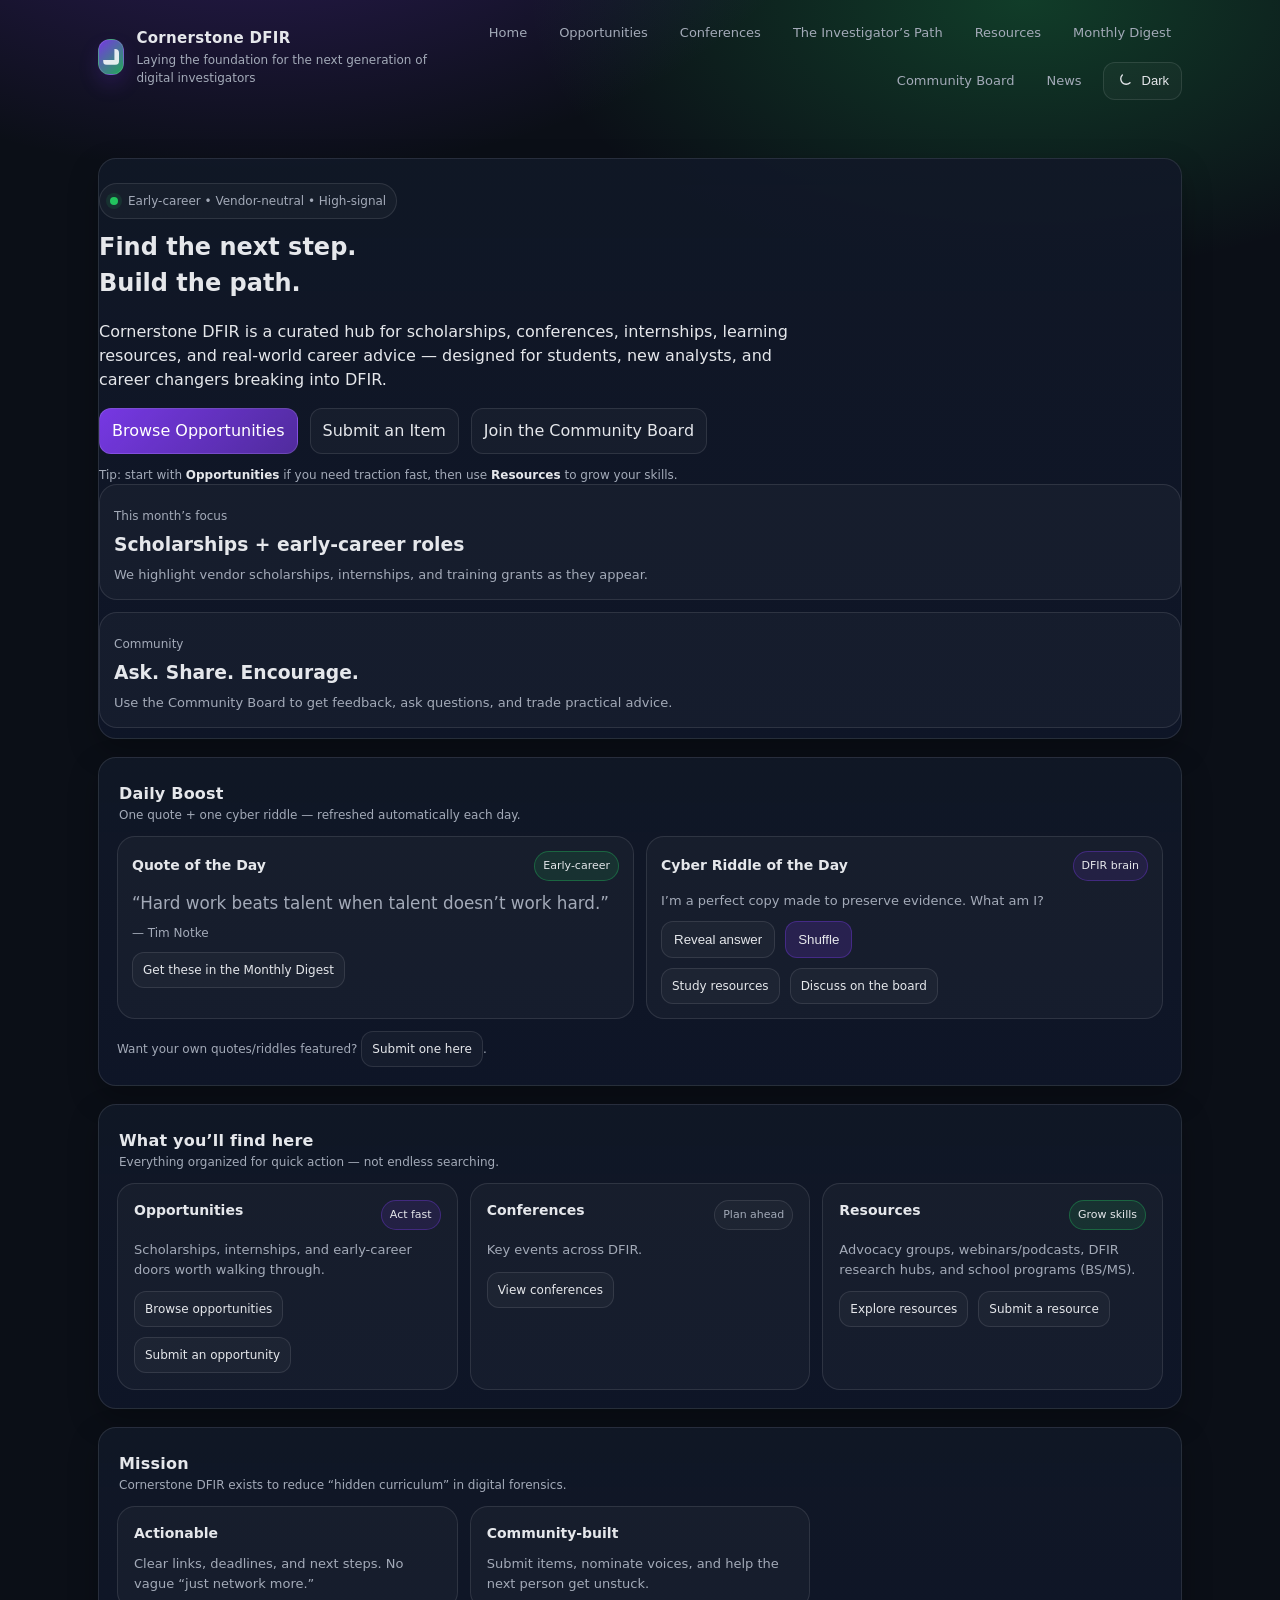
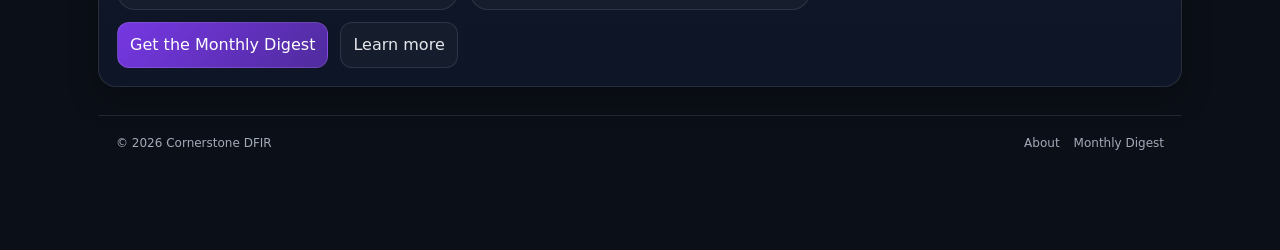
<file: index.html>
<!doctype html>
<html lang="en" data-theme="dark">
<head>
  <meta charset="utf-8" />
  <meta name="viewport" content="width=device-width,initial-scale=1" />
  <title>Cornerstone DFIR — Early-career advocacy + resources</title>
  <meta name="description" content="Cornerstone DFIR curates scholarships, conferences, resources, and real career paths to support early-career digital forensics professionals." />
  <link rel="stylesheet" href="./assets/css/styles.css" />
</head>

<body>
  <header class="topbar">
    <div class="topbar-inner">
      <a class="brand" href="index.html">
        <div class="mark" aria-hidden="true"></div>
        <div>
          <h1>Cornerstone DFIR</h1>
          <p>Laying the foundation for the next generation of digital investigators</p>
        </div>
      </a>

      <nav aria-label="Primary navigation">
        <a data-nav href="index.html">Home</a>
        <a data-nav href="opportunities.html">Opportunities</a>
        <a data-nav href="conferences.html">Conferences</a>
        <a data-nav href="voices.html">The Investigator’s Path</a>
        <a data-nav href="resources.html">Resources</a>
        <a data-nav href="submit.html#digest">Monthly Digest</a>
        <a data-nav href="board.html">Community Board</a>
        <a data-nav href="news.html">News</a>

        <button class="toggle" id="themeToggle" type="button" aria-label="Toggle theme">
          <span class="icon" id="themeIcon" aria-hidden="true"></span>
          <span id="themeLabel">Theme</span>
        </button>
      </nav>
    </div>
  </header>

  <main class="wrap">

    <!-- HERO -->
    <section class="card page-hero">
      <div>
        <div class="kicker">
          <span class="dot" aria-hidden="true"></span>
          <span>Early-career • Vendor-neutral • High-signal</span>
        </div>

        <h2 style="margin-top:10px;">
          Find the next step. <br />
          Build the path.
        </h2>

        <p style="max-width:70ch;">
          Cornerstone DFIR is a curated hub for scholarships, conferences, internships, learning resources,
          and real-world career advice — designed for students, new analysts, and career changers breaking into DFIR.
        </p>

        <div class="hero-actions" style="margin-top:14px; display:flex; gap:12px; flex-wrap:wrap;">
          <a class="btn primary" href="opportunities.html">Browse Opportunities</a>
          <a class="btn ghost" href="submit_item.html">Submit an Item</a>
          <a class="btn ghost" href="board.html">Join the Community Board</a>
        </div>

        <div class="meta" style="margin-top:12px;">
          Tip: start with <strong>Opportunities</strong> if you need traction fast, then use <strong>Resources</strong> to grow your skills.
        </div>
      </div>

      <!-- Right side "quick stats" / credibility panel -->
      <div style="display:grid; gap:12px; align-content:start;">
        <div class="item" style="padding:14px;">
          <div class="meta">This month’s focus</div>
          <h3 style="margin:6px 0 6px;">Scholarships + early-career roles</h3>
          <p class="meta" style="margin:0;">
            We highlight vendor scholarships, internships, and training grants as they appear.
          </p>
        </div>

        <div class="item" style="padding:14px;">
          <div class="meta">Community</div>
          <h3 style="margin:6px 0 6px;">Ask. Share. Encourage.</h3>
          <p class="meta" style="margin:0;">
            Use the Community Board to get feedback, ask questions, and trade practical advice.
          </p>
        </div>
      </div>
    </section>

    <!-- QUOTE + RIDDLE OF THE DAY -->
    <section class="card" style="padding:18px; margin-top:18px;">
      <div class="section-head">
        <div>
          <h3>Daily Boost</h3>
          <p>One quote + one cyber riddle — refreshed automatically each day.</p>
        </div>
      </div>

      <div style="margin-top:12px; display:grid; gap:12px; grid-template-columns: repeat(2, minmax(0, 1fr));">
        <!-- Quote -->
        <article class="item" style="padding:14px;">
          <div class="item-top" style="display:flex; align-items:center; justify-content:space-between; gap:10px;">
            <h4 style="margin:0;">Quote of the Day</h4>
            <span class="tag green">Early-career</span>
          </div>

          <p id="qotdText" style="margin:10px 0 8px; font-size:1.05rem; line-height:1.5;"></p>
          <div class="meta" id="qotdBy" style="margin:0;"></div>

          <div class="links" style="margin-top:10px;">
            <a class="link" href="submit.html#digest">Get these in the Monthly Digest</a>
          </div>
        </article>

        <!-- Riddle -->
        <article class="item" style="padding:14px;">
          <div class="item-top" style="display:flex; align-items:center; justify-content:space-between; gap:10px;">
            <h4 style="margin:0;">Cyber Riddle of the Day</h4>
            <span class="tag purple">DFIR brain</span>
          </div>

          <p class="meta" id="rotdPrompt" style="margin:10px 0 10px;"></p>

          <div style="display:flex; gap:10px; flex-wrap:wrap;">
            <button class="btn ghost" id="revealRiddleBtn" type="button" aria-expanded="false" aria-controls="rotdAnswerWrap">
              Reveal answer
            </button>
            <button class="btn secondary" id="newRiddleBtn" type="button" title="Shows a different riddle (does not affect the daily one)">
              Shuffle
            </button>
          </div>

          <div id="rotdAnswerWrap" style="margin-top:10px; display:none;">
            <div class="meta" style="margin-bottom:6px;">Answer</div>
            <p id="rotdAnswerText" style="margin:0;"></p>
            <div class="meta" id="rotdExplain" style="margin-top:8px;"></div>
          </div>

          <div class="links" style="margin-top:10px;">
            <a class="link" href="resources.html">Study resources</a>
            <a class="link" href="board.html">Discuss on the board</a>
          </div>
        </article>
      </div>

      <div class="meta" style="margin-top:12px;">
        Want your own quotes/riddles featured? <a class="link" href="submit.html">Submit one here</a>.
      </div>

      <style>
        @media (max-width: 860px) {
          section.card > div[style*="grid-template-columns: repeat(2"] {
            grid-template-columns: 1fr !important;
          }
        }
      </style>
    </section>

    <!-- PILLARS -->
    <section class="card" style="padding:18px; margin-top:18px;">
      <div class="section-head">
        <div>
          <h3>What you’ll find here</h3>
          <p>Everything organized for quick action — not endless searching.</p>
        </div>
      </div>

      <div class="grid3" style="margin-top:12px;">
        <article class="item">
          <div class="item-top">
            <h4>Opportunities</h4>
            <span class="tag purple">Act fast</span>
          </div>
          <p>Scholarships, internships, and early-career doors worth walking through.</p>
          <div class="links">
            <a class="link" href="opportunities.html">Browse opportunities</a>
            <a class="link" href="submit.html">Submit an opportunity</a>
          </div>
        </article>

        <article class="item">
          <div class="item-top">
            <h4>Conferences</h4>
            <span class="tag">Plan ahead</span>
          </div>
          <p>Key events across DFIR.</p>
          <div class="links">
            <a class="link" href="conferences.html">View conferences</a>
          </div>
        </article>

        <article class="item">
          <div class="item-top">
            <h4>Resources</h4>
            <span class="tag green">Grow skills</span>
          </div>
          <p>Advocacy groups, webinars/podcasts, DFIR research hubs, and school programs (BS/MS).</p>
          <div class="links">
            <a class="link" href="resources.html">Explore resources</a>
            <a class="link" href="submit.html">Submit a resource</a>
          </div>
        </article>
      </div>
    </section>

    <!-- TRUST / ABOUT STRIP -->
    <section class="card" style="padding:18px; margin-top:18px;">
      <div class="section-head">
        <div>
          <h3>Mission</h3>
          <p>Cornerstone DFIR exists to reduce “hidden curriculum” in digital forensics.</p>
        </div>
      </div>

      <div class="grid3" style="margin-top:12px;">
        <div class="item">
          <h4>Actionable</h4>
          <p class="meta">Clear links, deadlines, and next steps. No vague “just network more.”</p>
        </div>
        <div class="item">
          <h4>Community-built</h4>
          <p class="meta">Submit items, nominate voices, and help the next person get unstuck.</p>
        </div>
      </div>

      <div style="margin-top:12px; display:flex; gap:12px; flex-wrap:wrap;">
        <a class="btn primary" href="submit.html#digest">Get the Monthly Digest</a>
        <a class="btn ghost" href="about.html">Learn more</a>
      </div>
    </section>

    <footer class="footer">
      <div>© <span id="year"></span> Cornerstone DFIR</div>
      <div style="display:flex; gap:14px; flex-wrap:wrap;">
        <a href="about.html">About</a>
        <a href="submit.html#digest">Monthly Digest</a>
      </div>
    </footer>

  </main>

  <!-- Keep app.js for theme/nav/year if you want -->
  <script src="./assets/js/app.js?v=20260220"></script>

 <script>
(function () {

  async function getJSON(path) {
    const res = await fetch(path);
    if (!res.ok) throw new Error("Failed to load " + path);
    return res.json();
  }

  function setText(id, value) {
    const el = document.getElementById(id);
    if (el) el.textContent = value;
  }

  function dayKeyLocal() {
    const d = new Date();
    return d.getFullYear() + "-" +
      String(d.getMonth() + 1).padStart(2, "0") + "-" +
      String(d.getDate()).padStart(2, "0");
  }

  function hashString(str) {
    let h = 0;
    for (let i = 0; i < str.length; i++) {
      h = (h * 31 + str.charCodeAt(i)) >>> 0;
    }
    return h;
  }

  function pickDaily(list, salt) {
    const idx = hashString(dayKeyLocal() + "|" + salt) % list.length;
    return { idx, item: list[idx] };
  }

  async function initDaily() {
    try {
      const quotes = await getJSON("./data/quotes.json");
      const riddles = await getJSON("./data/riddles.json");

      // Footer year fallback
      const yearEl = document.getElementById("year");
      if (yearEl) yearEl.textContent = new Date().getFullYear();

      // ---------- QUOTE ----------
      if (Array.isArray(quotes) && quotes.length) {
        const dailyQuote = pickDaily(quotes, "quote");
        setText("qotdText", "“" + dailyQuote.item.text + "”");
        setText("qotdBy", "— " + dailyQuote.item.by);
      }

      // ---------- RIDDLE ----------
      if (Array.isArray(riddles) && riddles.length) {
        const dailyRiddle = pickDaily(riddles, "riddle");

        function renderRiddle(r) {
          setText("rotdPrompt", r.prompt || "");
          setText("rotdAnswerText", r.answer || "");
          setText("rotdExplain", r.explain || "");

          const wrap = document.getElementById("rotdAnswerWrap");
          const btn = document.getElementById("revealRiddleBtn");

          if (wrap) wrap.style.display = "none";
          if (btn) {
            btn.setAttribute("aria-expanded", "false");
            btn.textContent = "Reveal answer";
          }
        }

        renderRiddle(dailyRiddle.item);

        // Reveal toggle
        const revealBtn = document.getElementById("revealRiddleBtn");
        const answerWrap = document.getElementById("rotdAnswerWrap");

        if (revealBtn && answerWrap) {
          revealBtn.addEventListener("click", () => {
            const isOpen = answerWrap.style.display !== "none";
            answerWrap.style.display = isOpen ? "none" : "block";
            revealBtn.setAttribute("aria-expanded", String(!isOpen));
            revealBtn.textContent = isOpen ? "Reveal answer" : "Hide answer";
          });
        }

        // Shuffle
        const shuffleBtn = document.getElementById("newRiddleBtn");
        if (shuffleBtn) {
          shuffleBtn.addEventListener("click", () => {
            let nextIdx = Math.floor(Math.random() * riddles.length);
            if (riddles.length > 1 && nextIdx === dailyRiddle.idx) {
              nextIdx = (nextIdx + 1) % riddles.length;
            }
            renderRiddle(riddles[nextIdx]);
          });
        }
      }

    } catch (err) {
      console.error("Daily content failed:", err);
    }
  }

  initDaily();

})();
</script>
</body>
</html>
</file>
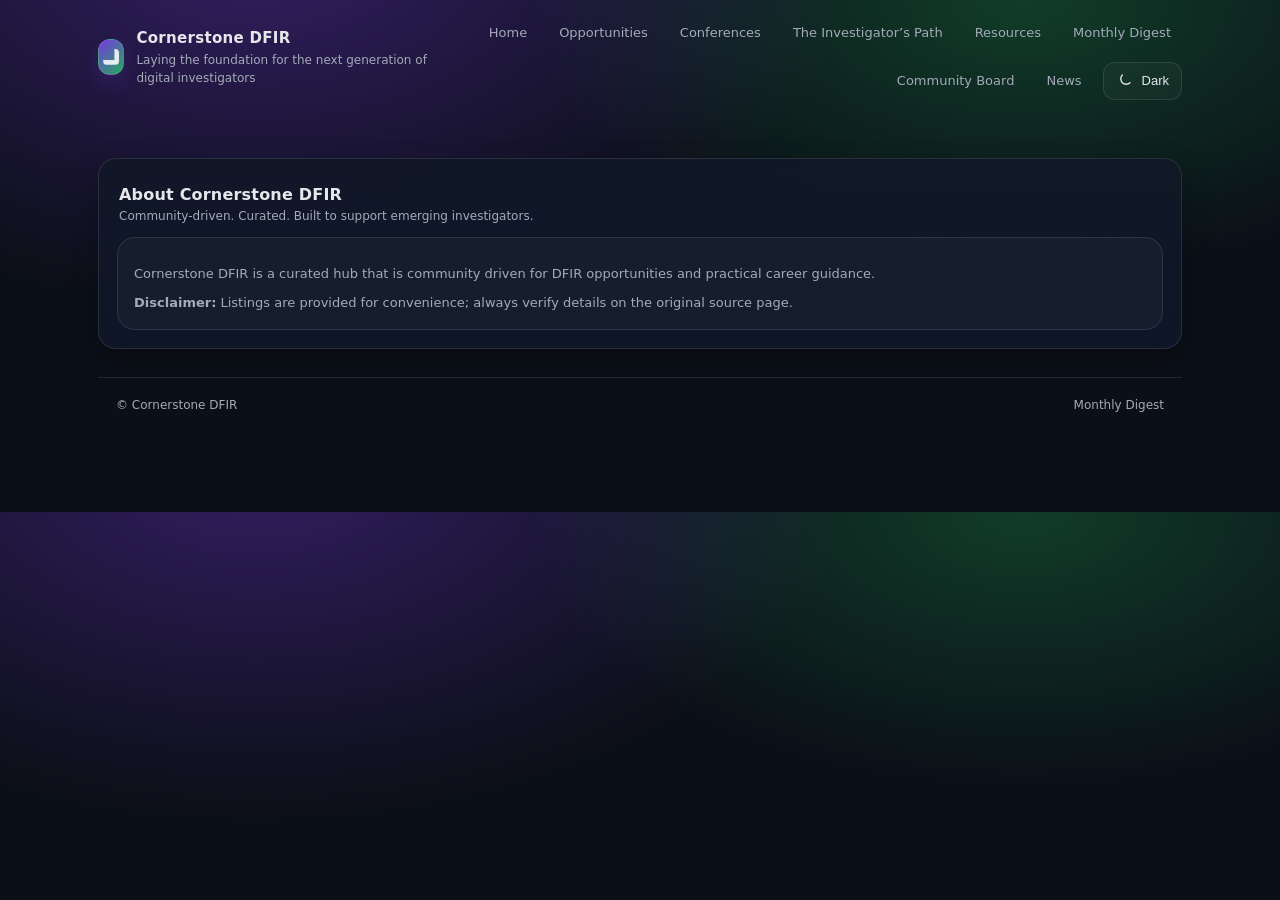
<file: about.html>
<!doctype html>
<html lang="en" data-theme="dark">
<head>
  <meta charset="utf-8" />
  <meta name="viewport" content="width=device-width,initial-scale=1" />
  <title>About — Cornerstone DFIR</title>
  <link rel="stylesheet" href="./assets/css/styles.css" />
</head>
<body>
  <header class="topbar">
    <div class="topbar-inner">
      <a class="brand" href="index.html">
        <div class="mark" aria-hidden="true"></div>
        <div><h1>Cornerstone DFIR</h1><p>Laying the foundation for the next generation of digital investigators</p></div>
      </a>

      <nav aria-label="Primary navigation">
        <a data-nav href="index.html">Home</a>
        <a data-nav href="opportunities.html">Opportunities</a>
        <a data-nav href="conferences.html">Conferences</a>
        <a data-nav href="voices.html">The Investigator’s Path</a>
        <a data-nav href="resources.html">Resources</a>
        <a data-nav href="submit.html#digest">Monthly Digest</a>
        <a data-nav href="board.html">Community Board</a>
        <a data-nav href="news.html">News</a>


        <button class="toggle" id="themeToggle" type="button" aria-label="Toggle theme">
          <span class="icon" id="themeIcon" aria-hidden="true"></span>
          <span id="themeLabel">Theme</span>
        </button>
      </nav>
    </div>
  </header>

  <main class="wrap">
    <section class="card" style="padding:18px;">
      <div class="section-head">
        <div>
          <h3>About Cornerstone DFIR</h3>
          <p>Community-driven. Curated. Built to support emerging investigators.</p>
        </div>
      </div>

      <div class="item">
        <p>
          Cornerstone DFIR is a curated hub that is community driven for DFIR opportunities and practical career guidance.
        </p>
        <p id="disclaimer"><strong>Disclaimer:</strong> Listings are provided for convenience; always verify details on the original source page.</p>
      </div>
    </section>

    <footer class="footer">
      <div>© <span id="year"></span> Cornerstone DFIR</div>
      <div style="display:flex; gap:14px; flex-wrap:wrap;">
        <a href="submit.html#digest">Monthly Digest</a>
      </div>
    </footer>
  </main>

  <script src="./assets/js/app.js"></script>
</body>
</html>
</file>
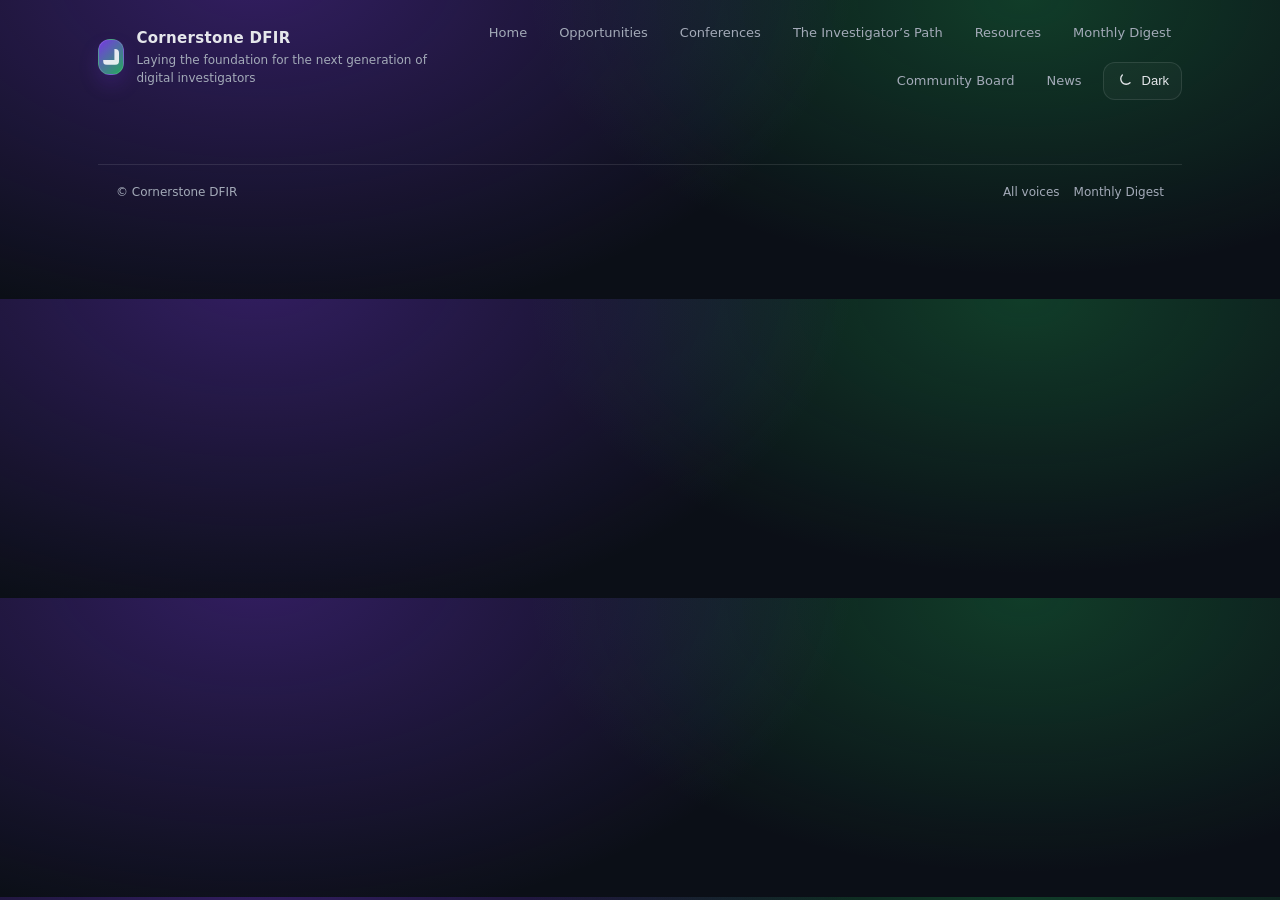
<file: article.html>
<!doctype html>
<html lang="en" data-theme="dark">
<head>
  <meta charset="utf-8" />
  <meta name="viewport" content="width=device-width,initial-scale=1" />
  <title>Article — Cornerstone DFIR</title>
  <link rel="stylesheet" href="./assets/css/styles.css" />
</head>
<body>
  <header class="topbar">
    <div class="topbar-inner">
      <a class="brand" href="index.html">
        <div class="mark" aria-hidden="true"></div>
        <div><h1>Cornerstone DFIR</h1><p>Laying the foundation for the next generation of digital investigators</p></div>
      </a>

      <nav aria-label="Primary navigation">
        <a data-nav href="index.html">Home</a>
        <a data-nav href="opportunities.html">Opportunities</a>
        <a data-nav href="conferences.html">Conferences</a>
        <a data-nav href="voices.html">The Investigator’s Path</a>
        <a data-nav href="resources.html">Resources</a>
        <a data-nav href="submit.html#digest">Monthly Digest</a>
        <a data-nav href="board.html">Community Board</a>
        <a data-nav href="news.html">News</a>



        <button class="toggle" id="themeToggle" type="button" aria-label="Toggle theme">
          <span class="icon" id="themeIcon" aria-hidden="true"></span>
          <span id="themeLabel">Theme</span>
        </button>
      </nav>
    </div>
  </header>

  <main class="wrap">
    <div id="articleContainer"></div>

    <footer class="footer">
      <div>© <span id="year"></span> Cornerstone DFIR</div>
      <div style="display:flex; gap:14px; flex-wrap:wrap;">
        <a href="voices.html">All voices</a>
        <a href="submit.html#digest">Monthly Digest</a>
      </div>
    </footer>
  </main>

  <script src="./assets/js/app.js"></script>
</body>
</html>
</file>
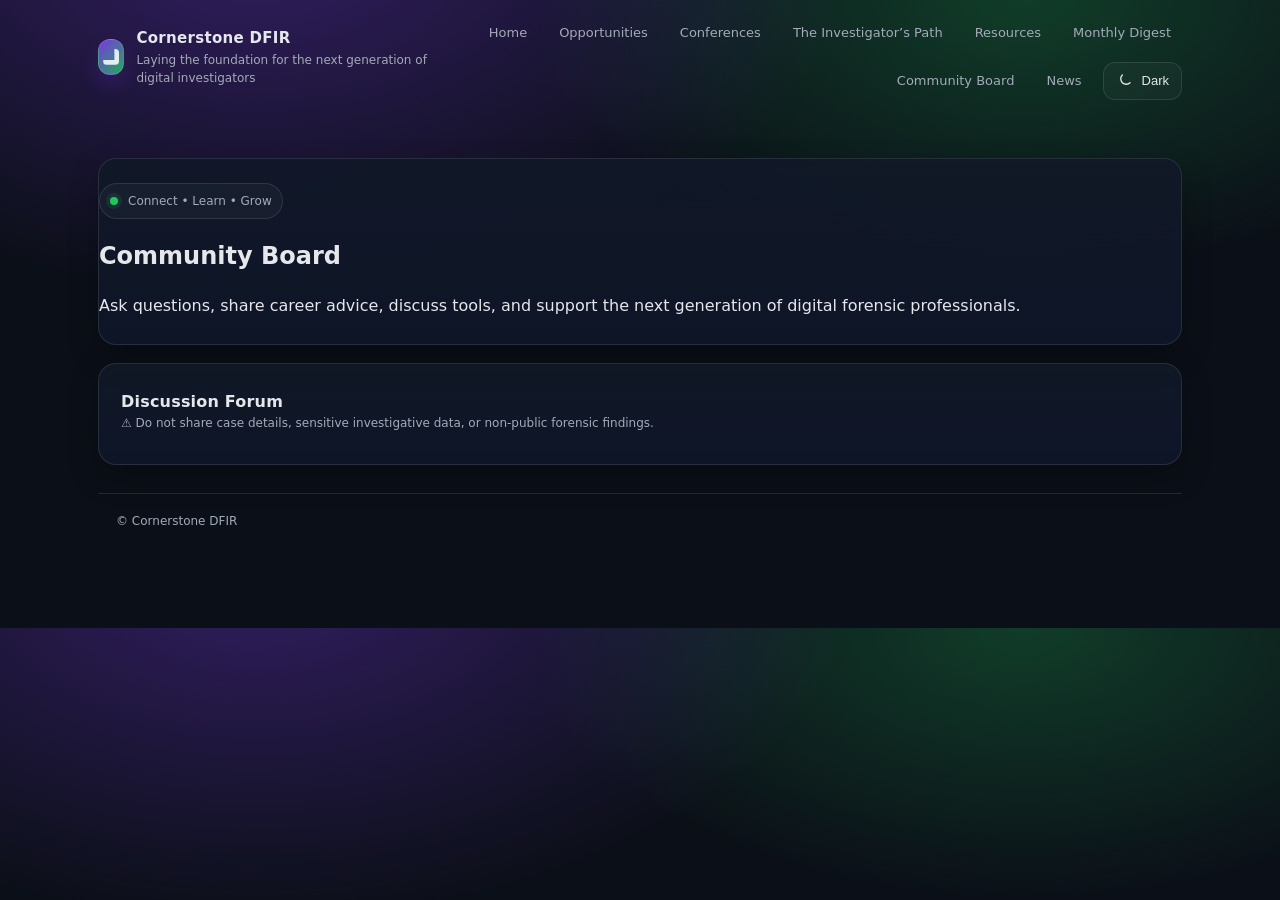
<file: board.html>
<!doctype html>
<html lang="en" data-theme="dark">
<head>
  <meta charset="utf-8" />
  <meta name="viewport" content="width=device-width,initial-scale=1" />
  <title>Community Board — Cornerstone DFIR</title>
  <link rel="stylesheet" href="./assets/css/styles.css" />
</head>

<body>

<header class="topbar">
  <div class="topbar-inner">
    <a class="brand" href="index.html">
      <div class="mark"></div>
      <div>
        <h1>Cornerstone DFIR</h1>
        <p>Laying the foundation for the next generation of digital investigators</p>
      </div>
    </a>

    <nav>
        <a data-nav href="index.html">Home</a>
        <a data-nav href="opportunities.html">Opportunities</a>
        <a data-nav href="conferences.html">Conferences</a>
        <a data-nav href="voices.html">The Investigator’s Path</a>
        <a data-nav href="resources.html">Resources</a>
        <a data-nav href="submit.html#digest">Monthly Digest</a>
        <a data-nav href="board.html">Community Board</a>
        <a data-nav href="news.html">News</a>



        <button class="toggle" id="themeToggle" type="button" aria-label="Toggle theme">
          <span class="icon" id="themeIcon" aria-hidden="true"></span>
          <span id="themeLabel">Theme</span>
        </button>
      </button>
    </nav>
  </div>
</header>

<main class="wrap">

<section class="card page-hero">
  <div>
    <div class="kicker">
      <span class="dot"></span>
      <span>Connect • Learn • Grow</span>
    </div>

    <h2>Community Board</h2>

    <p>
      Ask questions, share career advice, discuss tools, and support the next generation of
      digital forensic professionals.
    </p>
  </div>
</section>


<section class="card" style="padding:20px; margin-top:18px;">

  <div class="section-head">
    <div>
      <h3>Discussion Forum</h3>

      <p class="meta">
        ⚠️ Do not share case details, sensitive investigative data,
        or non-public forensic findings.
      </p>
    </div>
  </div>

  <!-- GISCUS SCRIPT DIRECTLY BELOW -->


<script src="https://giscus.app/client.js"
        data-repo="Proudyoungone/Cornerstone-DFIR-Community"
        data-repo-id="R_kgDORMo4aw"
        data-category="General"
        data-category-id="DIC_kwDORMo4a84C2Hxg"
        data-mapping="pathname"
        data-strict="0"
        data-reactions-enabled="1"
        data-emit-metadata="1"
        data-input-position="top"
        data-theme="preferred_color_scheme"
        data-lang="en"
        data-loading="lazy"
        crossorigin="anonymous"
        async>
</script>


</section>

<footer class="footer">
  <div>© <span id="year"></span> Cornerstone DFIR</div>
</footer>

</main>

<script src="./assets/js/app.js"></script>

</body>
</html>
</file>
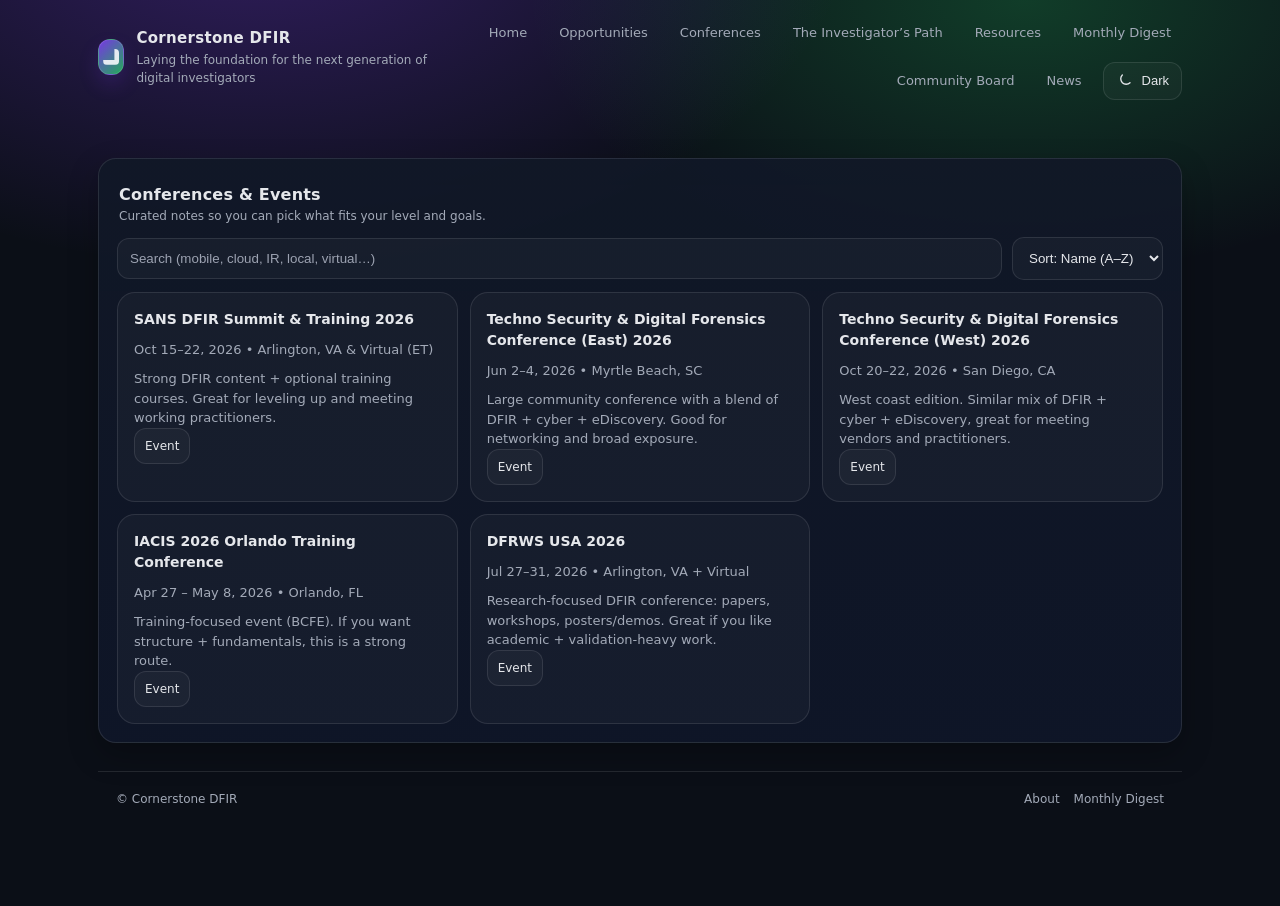
<file: conferences.html>
<!doctype html>
<html lang="en" data-theme="dark">
<head>
  <meta charset="utf-8" />
  <meta name="viewport" content="width=device-width,initial-scale=1" />
  <title>Conferences — Cornerstone DFIR</title>
  <link rel="stylesheet" href="./assets/css/styles.css" />
</head>
<body>
  <header class="topbar">
    <div class="topbar-inner">
      <a class="brand" href="index.html">
        <div class="mark" aria-hidden="true"></div>
        <div><h1>Cornerstone DFIR</h1><p>Laying the foundation for the next generation of digital investigators</p></div>
      </a>

      <nav aria-label="Primary navigation">
        <a data-nav href="index.html">Home</a>
        <a data-nav href="opportunities.html">Opportunities</a>
        <a data-nav href="conferences.html">Conferences</a>
        <a data-nav href="voices.html">The Investigator’s Path</a>
        <a data-nav href="resources.html">Resources</a>
        <a data-nav href="submit.html#digest">Monthly Digest</a>
        <a data-nav href="board.html">Community Board</a>
        <a data-nav href="news.html">News</a>



        <button class="toggle" id="themeToggle" type="button" aria-label="Toggle theme">
          <span class="icon" id="themeIcon" aria-hidden="true"></span>
          <span id="themeLabel">Theme</span>
        </button>
      </nav>
    </div>
  </header>

  <main class="wrap">
    <section class="card" style="padding:18px;">
      <div class="section-head">
        <div>
          <h3>Conferences & Events</h3>
          <p>Curated notes so you can pick what fits your level and goals.</p>
        </div>
      </div>

      <div class="toolbar" style="margin:10px 0 12px;">
        <input id="confSearch" class="grow" type="search" placeholder="Search (mobile, cloud, IR, local, virtual…)" />
        <select id="confSort" aria-label="Sort">
          <option value="name_asc">Sort: Name (A–Z)</option>
          <option value="name_desc">Sort: Name (Z–A)</option>
        </select>
      </div>

      <div id="conferenceGrid" class="grid3" aria-live="polite"></div>
    </section>

    <footer class="footer">
      <div>© <span id="year"></span> Cornerstone DFIR</div>
      <div style="display:flex; gap:14px; flex-wrap:wrap;">
        <a href="about.html">About</a>
        <a href="submit.html#digest">Monthly Digest</a>
      </div>
    </footer>
  </main>

  <script src="./assets/js/app.js"></script>
</body>
</html>
</file>
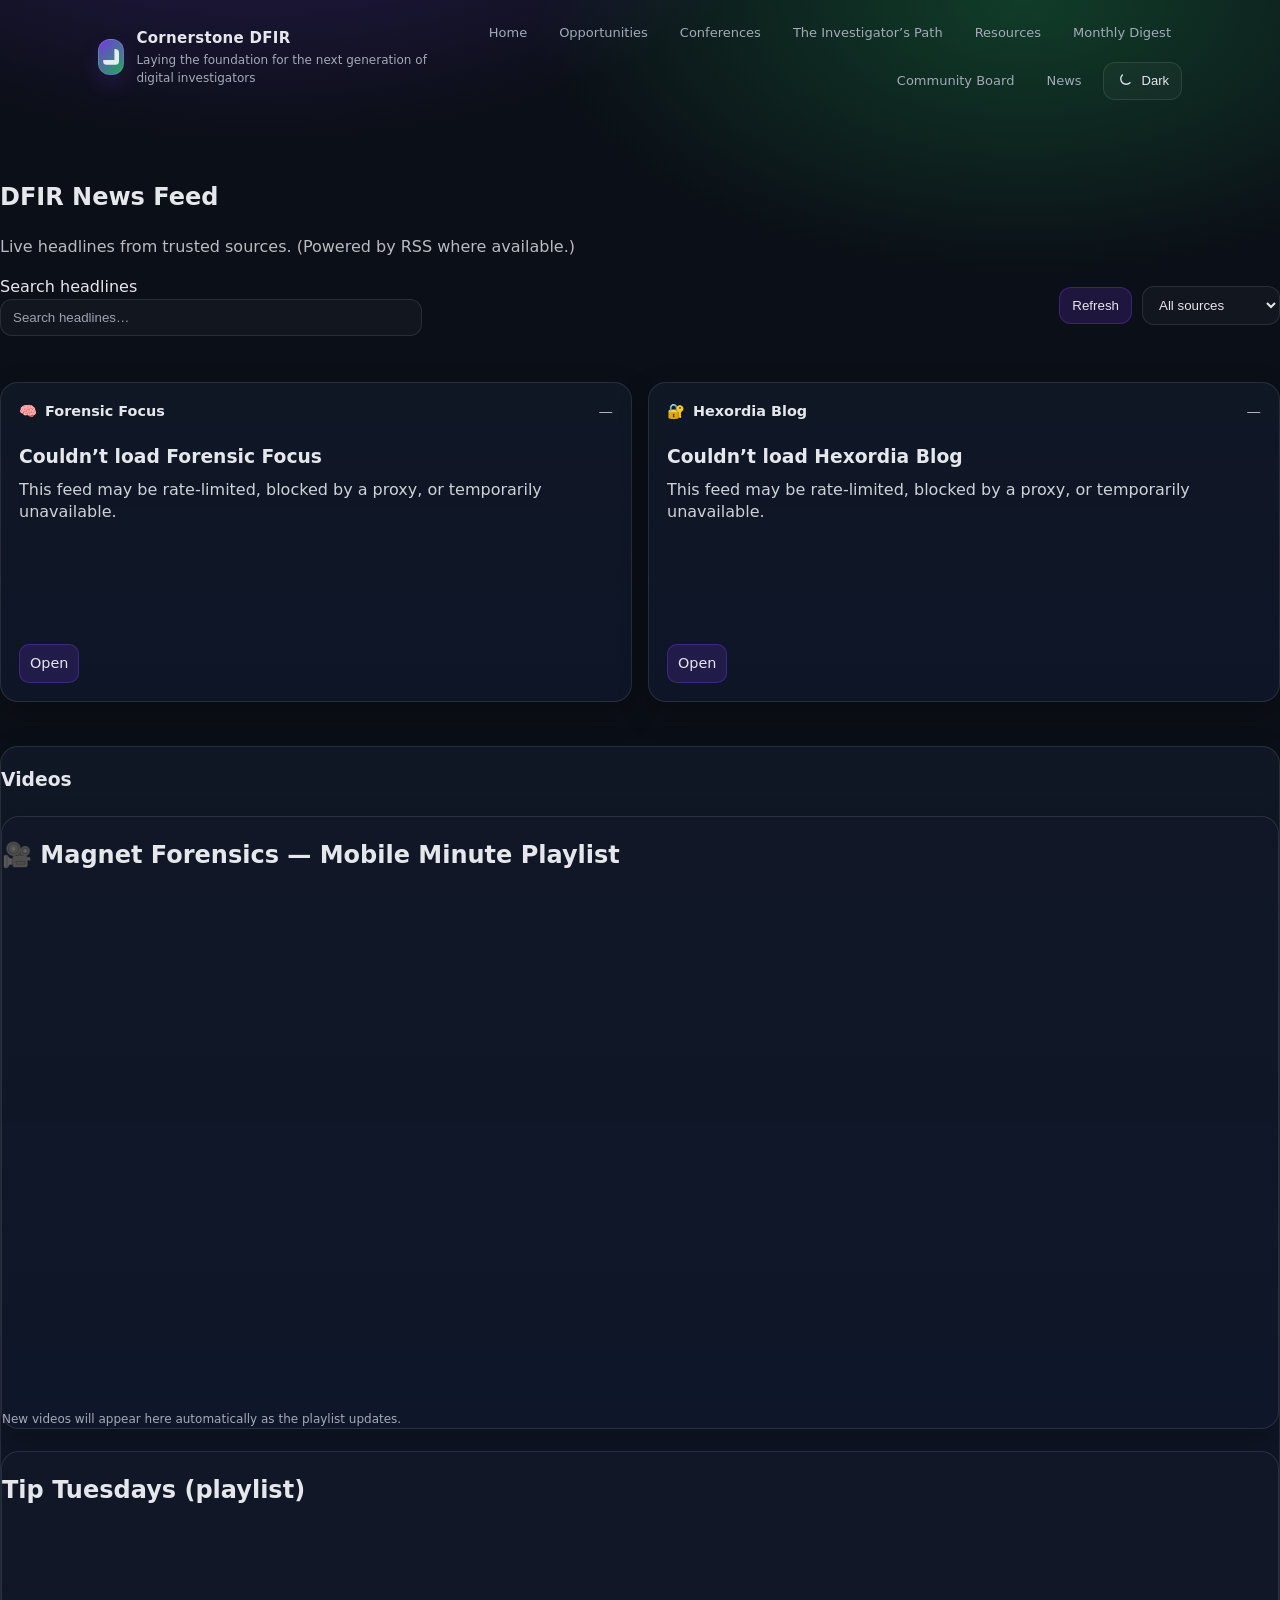
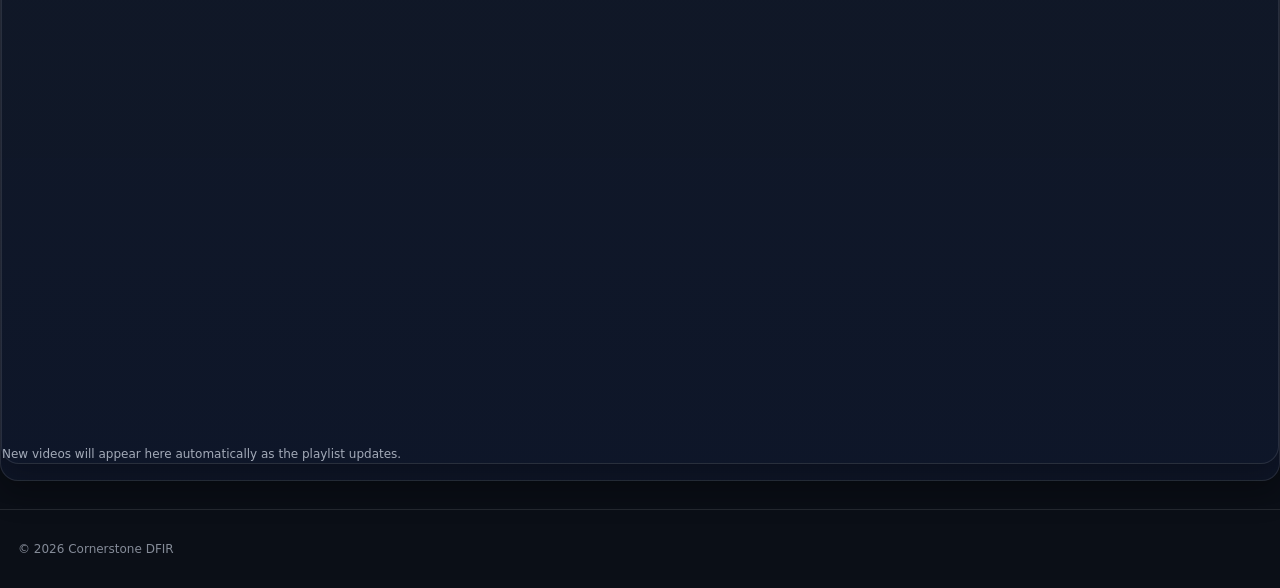
<file: news.html>
<!doctype html>
<html lang="en" data-theme="dark">
<head>
  <meta charset="utf-8" />
  <meta name="viewport" content="width=device-width,initial-scale=1" />
  <title>News Feed — Cornerstone DFIR</title>
  <link rel="stylesheet" href="./assets/css/styles.css" />
</head>

<body>
  <header class="topbar">
    <div class="topbar-inner">
      <a class="brand" href="index.html">
        <div class="mark" aria-hidden="true"></div>
        <div>
          <h1>Cornerstone DFIR</h1>
          <p>Laying the foundation for the next generation of digital investigators</p>
        </div>
      </a>

      <nav aria-label="Primary navigation">
        <a data-nav href="index.html">Home</a>
        <a data-nav href="opportunities.html">Opportunities</a>
        <a data-nav href="conferences.html">Conferences</a>
        <a data-nav href="voices.html">The Investigator’s Path</a>
        <a data-nav href="resources.html">Resources</a>
        <a data-nav href="submit.html#digest">Monthly Digest</a>
        <a data-nav href="board.html">Community Board</a>
        <a data-nav href="news.html">News</a>

        <button class="toggle" id="themeToggle" type="button" aria-label="Toggle theme">
          <span class="icon" id="themeIcon" aria-hidden="true"></span>
          <span id="themeLabel">Theme</span>
        </button>
      </nav>
    </div>
  </header>


  <main class="container">
    <section class="page-hero">
      <h2>DFIR News Feed</h2>
      <p class="muted">
        Live headlines from trusted sources. (Powered by RSS where available.)
      </p>

      <div class="news-controls">
        <div class="news-search">
          <label class="sr-only" for="newsSearch">Search headlines</label>
          <input id="newsSearch" type="search" placeholder="Search headlines…" autocomplete="off" />
        </div>

        <div class="news-actions">
          <button id="refreshNewsBtn" class="btn secondary" type="button">Refresh</button>
          <select id="sourceFilter" class="select" aria-label="Filter by source">
            <option value="all">All sources</option>
          </select>
        </div>
      </div>
    </section>

    <section class="grid news-grid" id="newsGrid" aria-live="polite">
      <!-- cards inserted by JS -->
    </section>

    <section class="card subtle">
      <h3>Videos</h3>
      <p class="muted">
        <section class="card">
            <h2>🎥 Magnet Forensics — Mobile Minute Playlist</h2>
          
            <iframe
              width="100%"
              height="500"
              src="https://www.youtube.com/embed/videoseries?list=PLrDSw3yTk3Xh0QzykHk1Zxm2JTVxdFxV8"
              title="Magnet Forensics — Mobile Minute Playlist"
              frameborder="0"
              allow="accelerometer; autoplay; clipboard-write; encrypted-media; gyroscope; picture-in-picture"
              allowfullscreen>
            </iframe>
           </div>
  </div>

  <div class="meta" style="margin-top:10px;">
    New videos will appear here automatically as the playlist updates.
  </div>
        </section>
      <!-- VIDEO PLAYLIST -->
<section class="card">
      <h2>Tip Tuesdays (playlist)</h2>

      <iframe
        width="100%"
        height="500"
        title="Tip Tuesdays Playlist"
        src="https://www.youtube.com/embed/videoseries?list=PLwmKlEiYNUYte-pnlbw45YKpPB7K8xCgC"
        frameborder="0"
        allow="accelerometer; autoplay; clipboard-write; encrypted-media; gyroscope; picture-in-picture"
        allowfullscreen>
      </iframe>
    </div>
  </div>

  <div class="meta" style="margin-top:10px;">
    New videos will appear here automatically as the playlist updates.
  </div>
</section>

      </p>
    </section>
  </main>

  <footer class="footer">
    <div class="container">
      <p class="muted">© <span id="year"></span> Cornerstone DFIR</p>
    </div>
  </footer>

  <script src="./assets/js/news-feed.js"></script>
  <script src="./assets/js/app.js"></script>
</body>
</html>
</file>
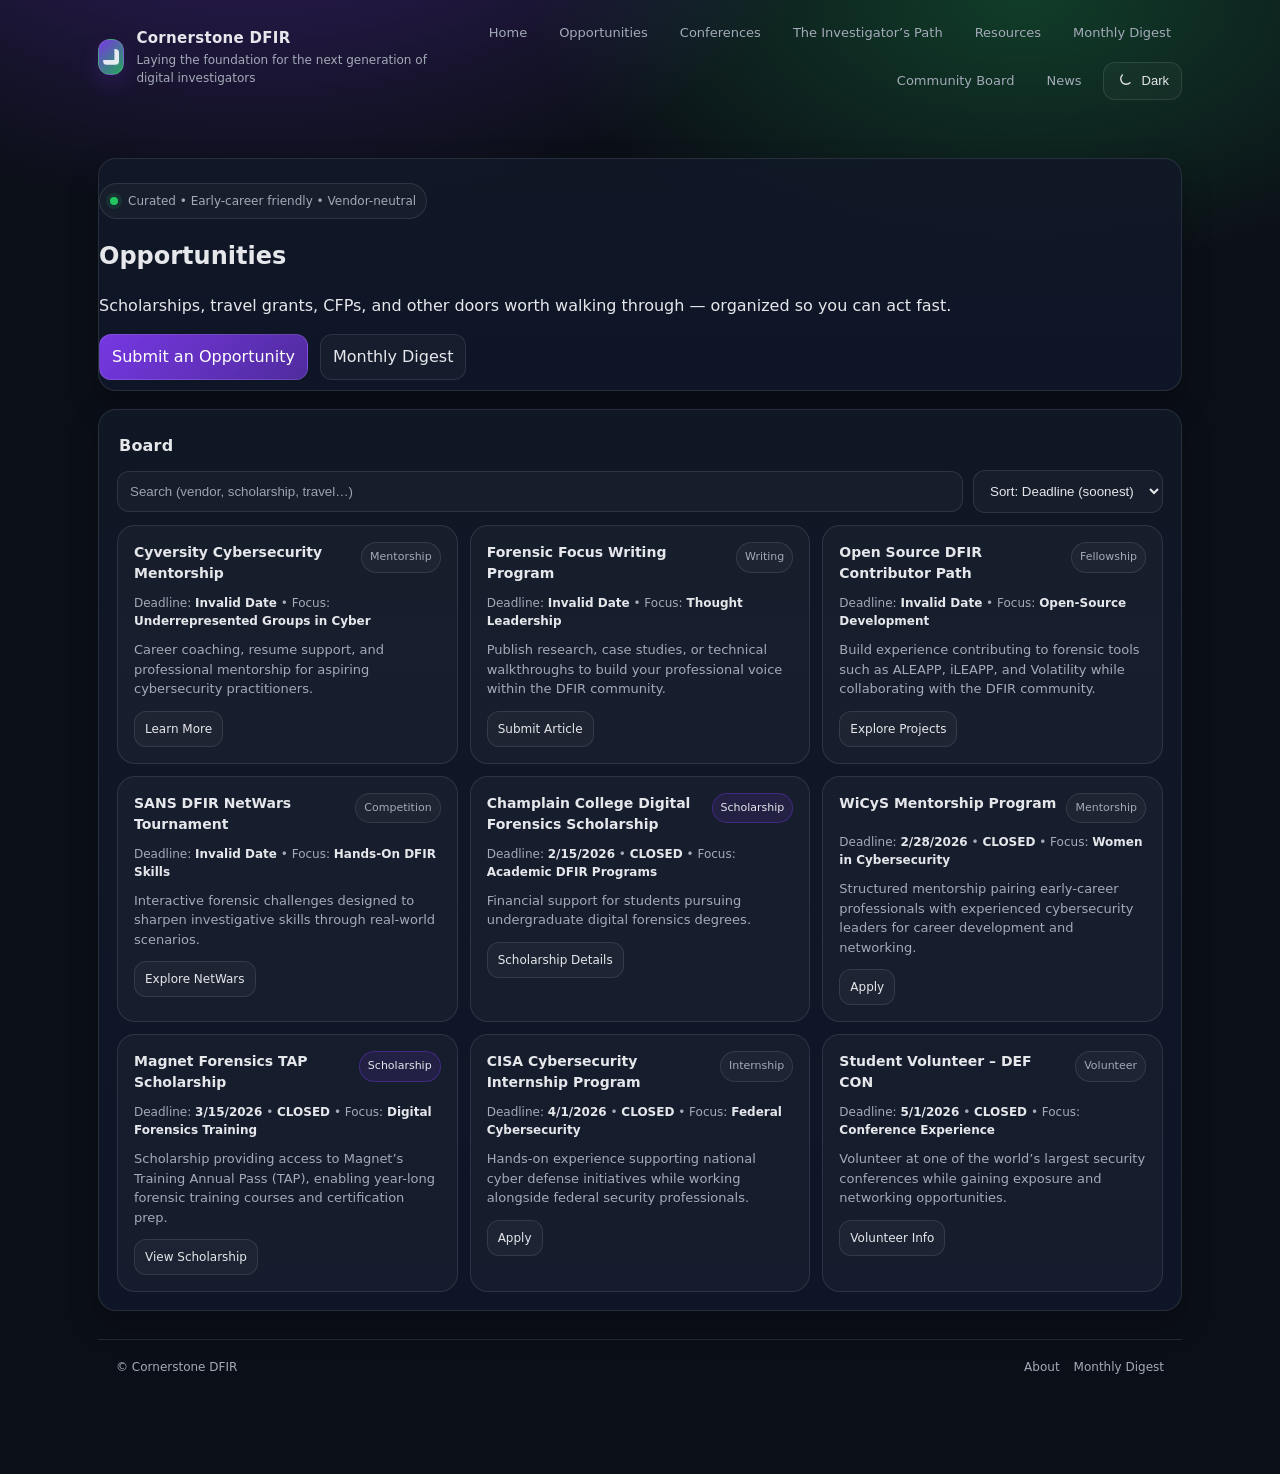
<file: opportunities.html>
<!doctype html>
<html lang="en" data-theme="dark">
<head>
  <meta charset="utf-8" />
  <meta name="viewport" content="width=device-width,initial-scale=1" />
  <title>Opportunities — Cornerstone DFIR</title>
  <link rel="stylesheet" href="./assets/css/styles.css" />
</head>
<body>
  <header class="topbar">
    <div class="topbar-inner">
      <a class="brand" href="index.html">
        <div class="mark" aria-hidden="true"></div>
        <div>
          <h1>Cornerstone DFIR</h1>
          <p>Laying the foundation for the next generation of digital investigators</p>
        </div>
      </a>

      <nav aria-label="Primary navigation">
        <a data-nav href="index.html">Home</a>
        <a data-nav href="opportunities.html">Opportunities</a>
        <a data-nav href="conferences.html">Conferences</a>
        <a data-nav href="voices.html">The Investigator’s Path</a>
        <a data-nav href="resources.html">Resources</a>
        <a data-nav href="submit.html#digest">Monthly Digest</a>
        <a data-nav href="board.html">Community Board</a>
        <a data-nav href="news.html">News</a>


        <button class="toggle" id="themeToggle" type="button" aria-label="Toggle theme">
          <span class="icon" id="themeIcon" aria-hidden="true"></span>
          <span id="themeLabel">Theme</span>
        </button>
      </nav>
    </div>
  </header>

  <main class="wrap">
    <noscript>
      <section class="card" style="padding:18px; margin-bottom:18px;">
        <h3 style="margin:0 0 6px;">JavaScript required</h3>
        <p style="margin:0;" class="meta">
          This page loads opportunities from <code>/data/opportunities.json</code>. Please enable JavaScript.
        </p>
      </section>
    </noscript>

    <section class="card page-hero">
      <div>
        <div class="kicker">
          <span class="dot" aria-hidden="true"></span>
          <span>Curated • Early-career friendly • Vendor-neutral</span>
        </div>
        <h2>Opportunities</h2>
        <p>
          Scholarships, travel grants, CFPs, and other doors worth walking through — organized so you can act fast.
        </p>
      </div>

      <div class="hero-actions">
        <a class="btn primary" href="submit_item.html">Submit an Opportunity</a>
        <a class="btn ghost" href="submit.html#digest">Monthly Digest</a>
      </div>
    </section>

    <section class="card" style="padding:18px; margin-top:18px;">
      <div class="section-head">
        <div>
          <h3>Board</h3>
        </div>
      </div>

      <div class="toolbar" style="margin:10px 0 12px;">
        <input id="oppSearch" class="grow" type="search" placeholder="Search (vendor, scholarship, travel…)" />
        <select id="oppSort" aria-label="Sort">
          <option value="deadline_asc">Sort: Deadline (soonest)</option>
          <option value="deadline_desc">Sort: Deadline (latest)</option>
          <option value="title_asc">Sort: Title (A–Z)</option>
        </select>
      </div>

      <div class="grid3" id="opportunityGrid" aria-live="polite">
        <!-- Loading placeholder so you can tell JS is running -->
        <div class="item">
          <div class="item-top">
            <h4>Loading opportunities…</h4>
            <span class="tag">Please wait</span>
          </div>
          <p class="meta">If this stays here, the JSON path or app.js may be failing.</p>
        </div>
      </div>
    </section>

    <footer class="footer">
      <div>© <span id="year"></span> Cornerstone DFIR</div>
      <div style="display:flex; gap:14px; flex-wrap:wrap;">
        <a href="about.html">About</a>
        <a href="submit.html#digest">Monthly Digest</a>
      </div>
    </footer>
  </main>

  <script src="./assets/js/app.js"></script>
</body>
</html>
</file>
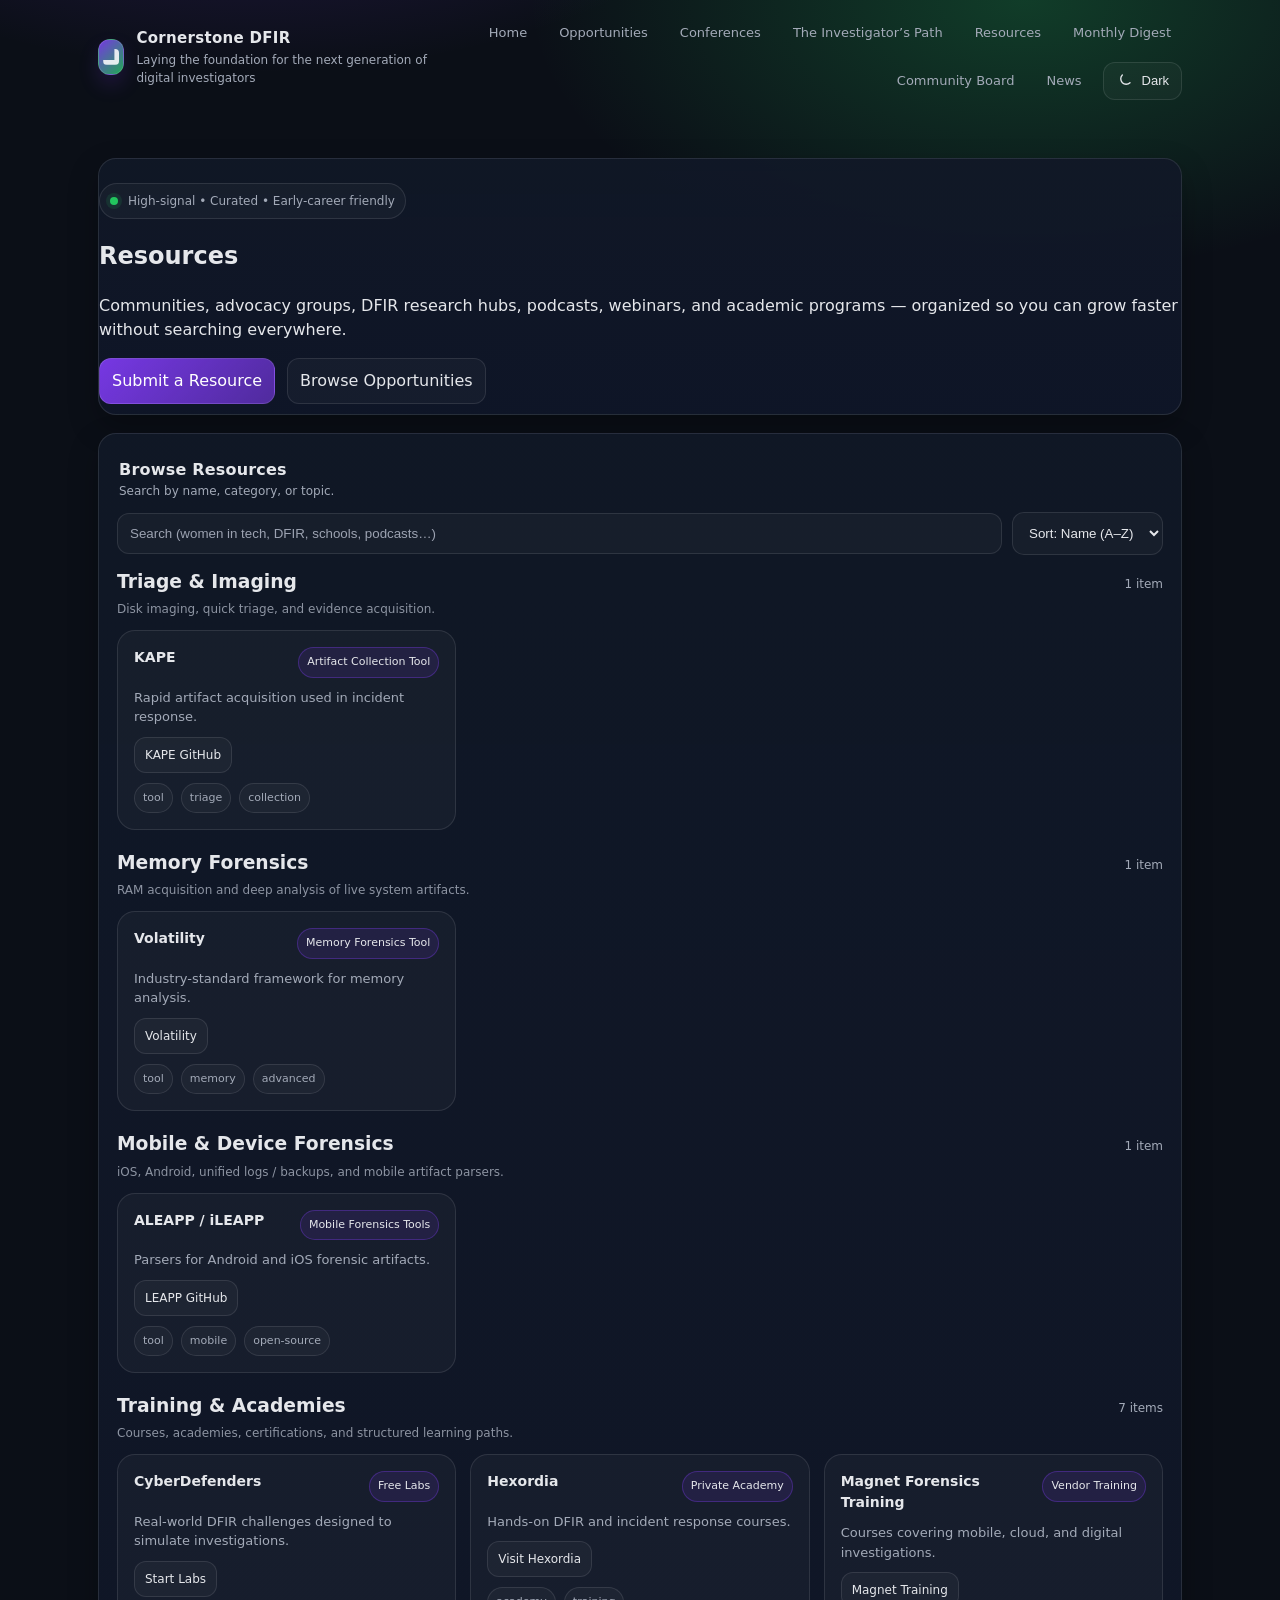
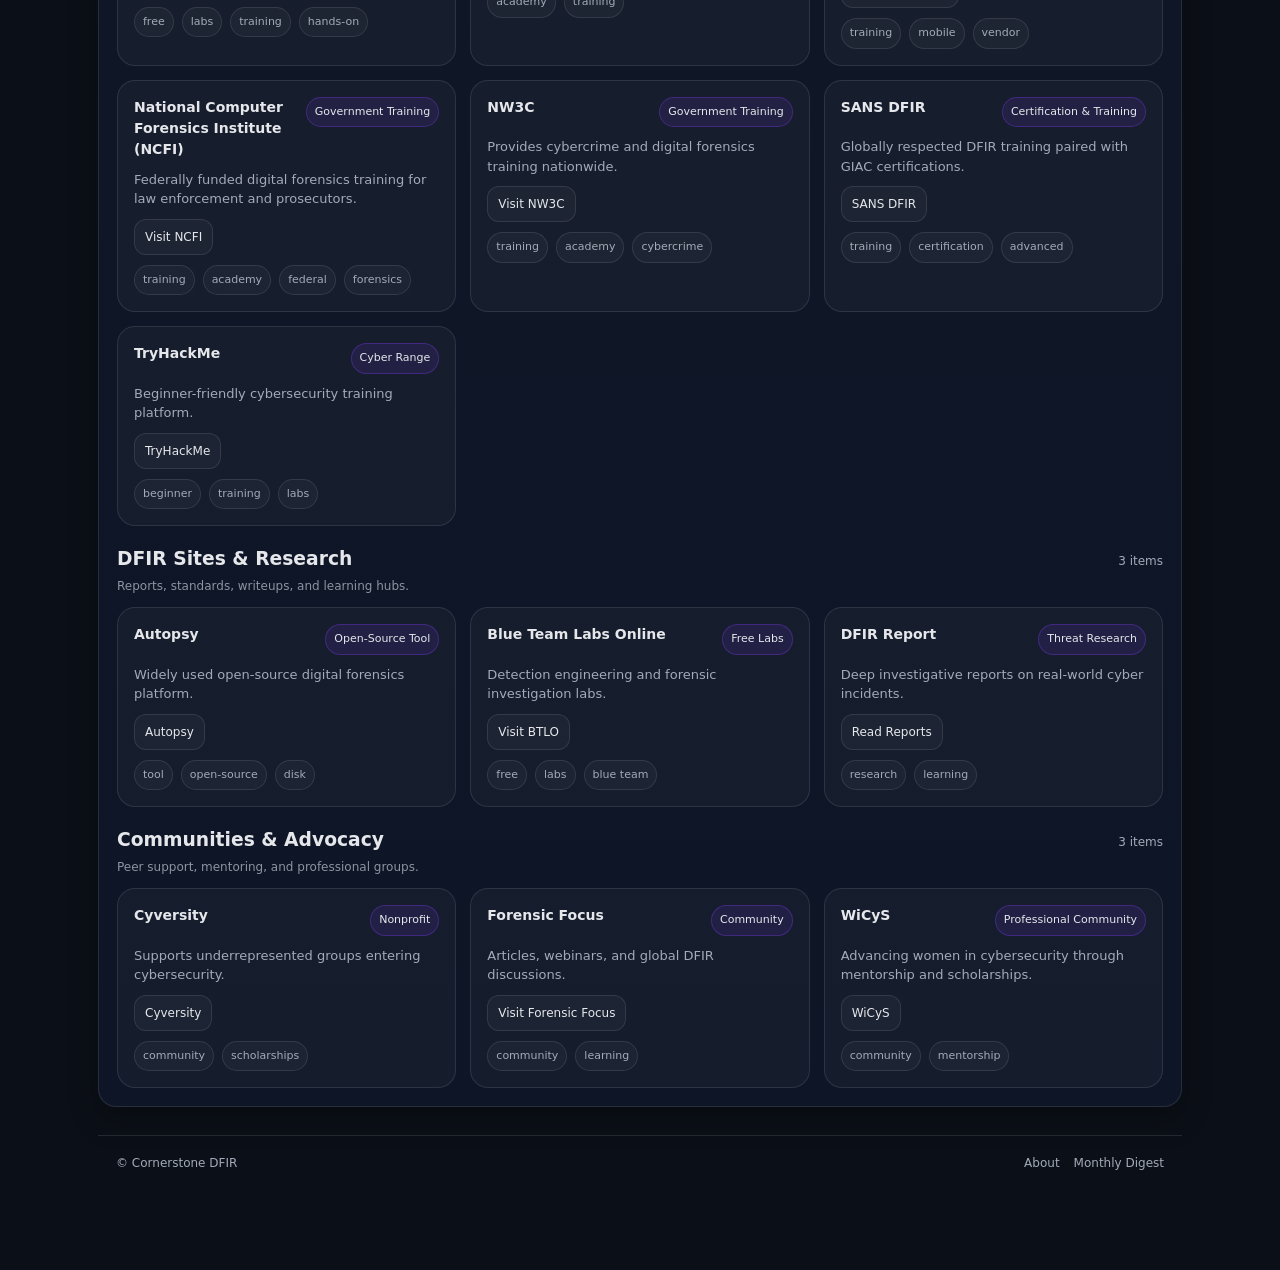
<file: resources.html>
<!doctype html>
<html lang="en" data-theme="dark">
<head>
  <meta charset="utf-8" />
  <meta name="viewport" content="width=device-width,initial-scale=1" />
  <title>Resources — Cornerstone DFIR</title>
  <link rel="stylesheet" href="./assets/css/styles.css" />
</head>

<body>
  <!-- ================= HEADER ================= -->
  <header class="topbar">
    <div class="topbar-inner">
      <a class="brand" href="index.html">
        <div class="mark" aria-hidden="true"></div>
        <div>
          <h1>Cornerstone DFIR</h1>
          <p>Laying the foundation for the next generation of digital investigators</p>
        </div>
      </a>

      <nav aria-label="Primary navigation">
        <a data-nav href="index.html">Home</a>
        <a data-nav href="opportunities.html">Opportunities</a>
        <a data-nav href="conferences.html">Conferences</a>
        <a data-nav href="voices.html">The Investigator’s Path</a>
        <a data-nav href="resources.html">Resources</a>
        <a data-nav href="submit.html#digest">Monthly Digest</a>
        <a data-nav href="board.html">Community Board</a>
        <a data-nav href="news.html">News</a>

        <button class="toggle" id="themeToggle" type="button" aria-label="Toggle theme">
          <span class="icon" id="themeIcon" aria-hidden="true"></span>
          <span id="themeLabel">Theme</span>
        </button>
        
      </nav>
    </div>
  </header>

  <!-- ================= MAIN ================= -->
  <main class="wrap">

    <!-- HERO -->
    <section class="card page-hero">
      <div>
        <div class="kicker">
          <span class="dot"></span>
          <span>High-signal • Curated • Early-career friendly</span>
        </div>

        <h2>Resources</h2>

        <p>
          Communities, advocacy groups, DFIR research hubs, podcasts, webinars,
          and academic programs — organized so you can grow faster without
          searching everywhere.
        </p>
      </div>

      <div class="hero-actions">
        <a class="btn primary" href="submit_item.html">Submit a Resource</a>
        <a class="btn ghost" href="opportunities.html">Browse Opportunities</a>
      </div>
    </section>

    <!-- RESOURCE BOARD -->
    <section class="card" style="padding:18px; margin-top:18px;">

      <div class="section-head">
        <div>
          <h3>Browse Resources</h3>
          <p>Search by name, category, or topic.</p>
        </div>
      </div>

      <!-- SEARCH + SORT -->
      <div class="toolbar" style="margin:10px 0 12px;">
        <input
          id="resSearch"
          class="grow"
          type="search"
          placeholder="Search (women in tech, DFIR, schools, podcasts…)">
        
        <select id="resSort" aria-label="Sort resources">
          <option value="name_asc">Sort: Name (A–Z)</option>
          <option value="name_desc">Sort: Name (Z–A)</option>
          <option value="category_asc">Sort: Category</option>
        </select>
      </div>

      <!-- GRID -->
      <div id="resourceGrid" aria-live="polite">


        <!-- Helpful loading state -->
        <div class="item">
          <h4>Loading resources...</h4>
          <p class="meta">
            If this message stays visible, check that
            <strong>/data/resources.json</strong> exists and the server is running.
          </p>
        </div>

      </div>
    </section>

    <!-- FOOTER -->
    <footer class="footer">
      <div>© <span id="year"></span> Cornerstone DFIR</div>

      <div style="display:flex; gap:14px; flex-wrap:wrap;">
        <a href="about.html">About</a>
        <a href="submit.html#digest">Monthly Digest</a>
      </div>
    </footer>

  </main>

  <script src="./assets/js/app.js"></script>

</body>
</html>
</file>
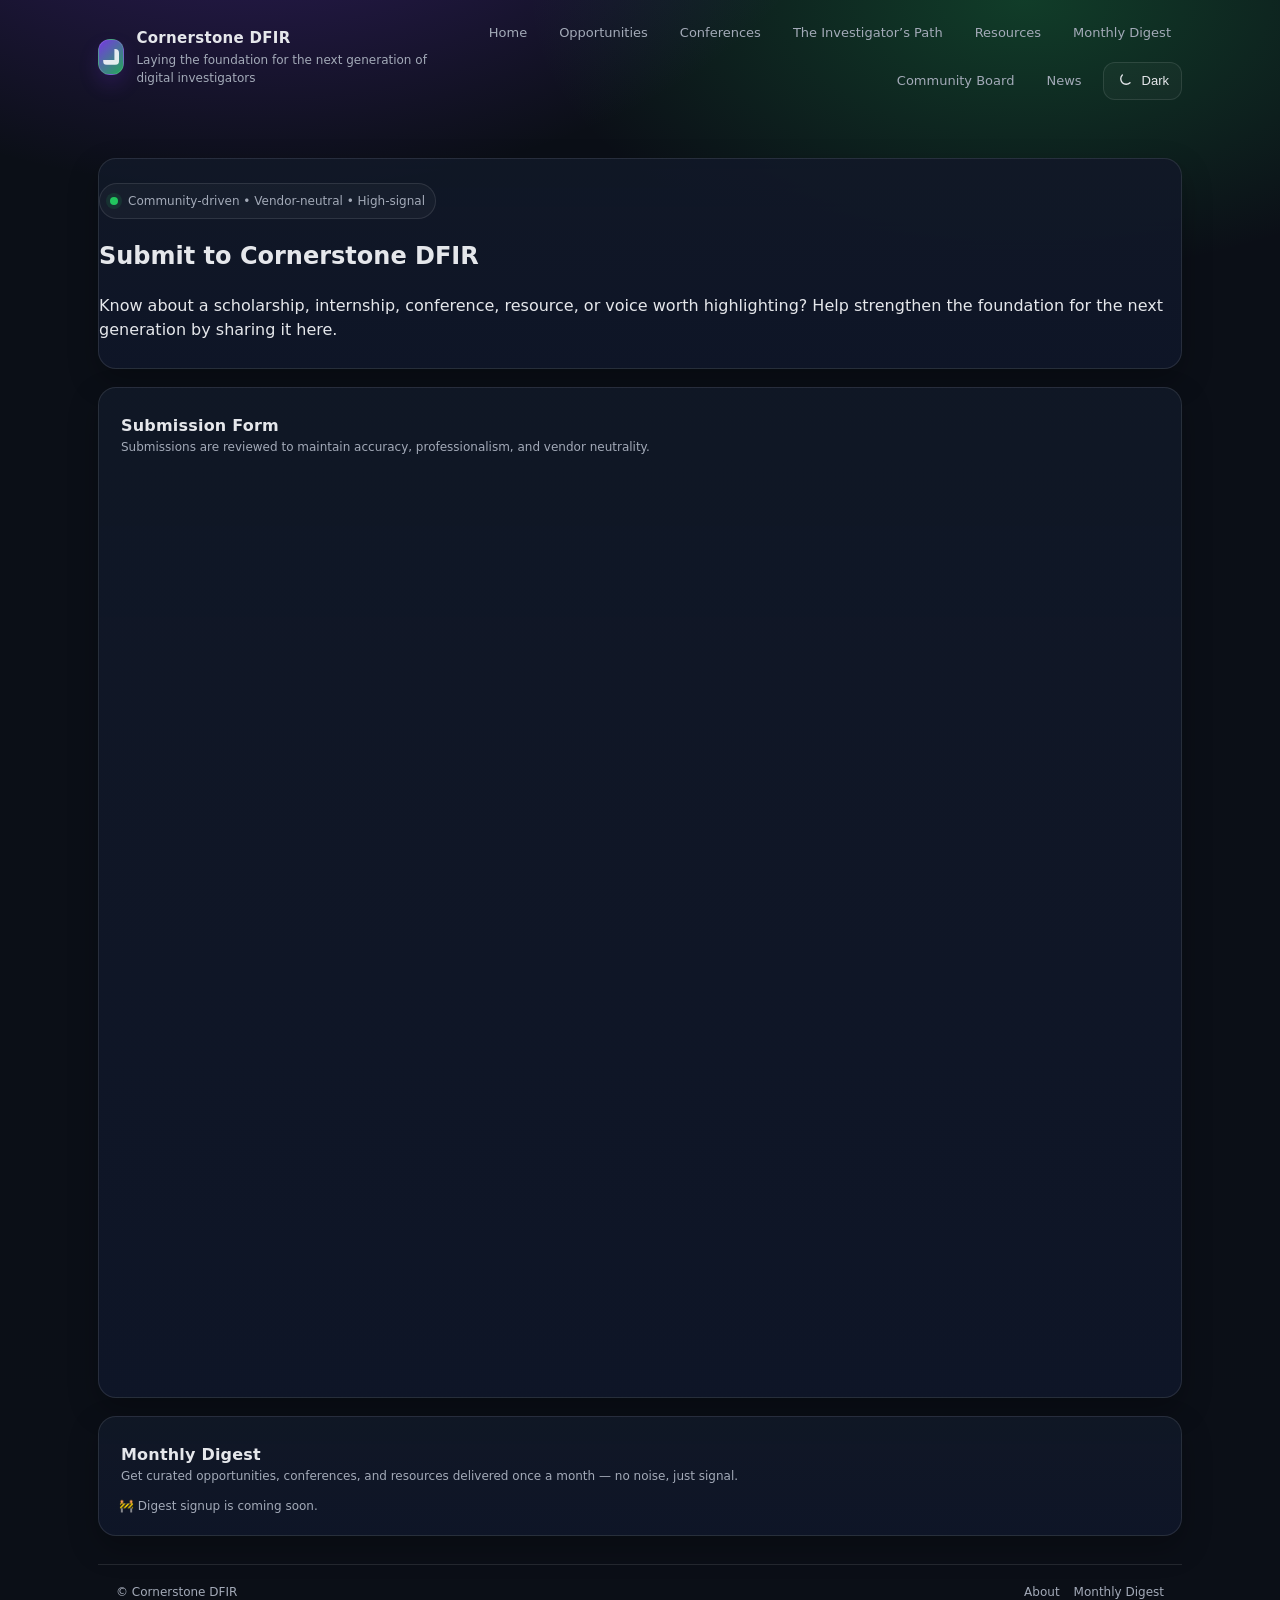
<file: submit.html>
<!doctype html>
<html lang="en" data-theme="dark">
<head>
  <meta charset="utf-8" />
  <meta name="viewport" content="width=device-width,initial-scale=1" />
  <title>Submit — Cornerstone DFIR</title>
  <link rel="stylesheet" href="./assets/css/styles.css" />
</head>

<body>

<header class="topbar">
  <div class="topbar-inner">
    <a class="brand" href="index.html">
      <div class="mark"></div>
      <div>
        <h1>Cornerstone DFIR</h1>
        <p>Laying the foundation for the next generation of digital investigators</p>
      </div>
    </a>

    <nav>
        <a data-nav href="index.html">Home</a>
        <a data-nav href="opportunities.html">Opportunities</a>
        <a data-nav href="conferences.html">Conferences</a>
        <a data-nav href="voices.html">The Investigator’s Path</a>
        <a data-nav href="resources.html">Resources</a>
        <a data-nav href="submit.html#digest">Monthly Digest</a>
        <a data-nav href="board.html">Community Board</a>
        <a data-nav href="news.html">News</a>


        <button class="toggle" id="themeToggle" type="button" aria-label="Toggle theme">
          <span class="icon" id="themeIcon" aria-hidden="true"></span>
          <span id="themeLabel">Theme</span>
        </button>
    </nav>
  </div>
</header>

<main class="wrap">

<!-- HERO -->
<section class="card page-hero">
  <div>
    <div class="kicker">
      <span class="dot"></span>
      <span>Community-driven • Vendor-neutral • High-signal</span>
    </div>

    <h2>Submit to Cornerstone DFIR</h2>

    <p>
      Know about a scholarship, internship, conference, resource, or voice worth highlighting?
      Help strengthen the foundation for the next generation by sharing it here.
    </p>
  </div>
</section>


<!-- GOOGLE FORM EMBED -->
<section class="card" style="padding:20px; margin-top:18px;">

  <div class="section-head">
    <div>
      <h3>Submission Form</h3>

      <p class="meta">
        Submissions are reviewed to maintain accuracy, professionalism,
        and vendor neutrality.
      </p>
    </div>
  </div>

  <div style="margin-top:14px; border-radius:12px; overflow:hidden;">
    
    <!-- ✅ YOUR GOOGLE FORM -->
    <iframe 
      src="https://docs.google.com/forms/d/e/1FAIpQLSd8IlQU9d1wE2IcBWqsNI1J9jFvJIpZazy2CwQHlatBu2qP_Q/viewform?embedded=true"
      width="100%"
      height="900"
      frameborder="0"
      marginheight="0"
      marginwidth="0">
      Loading…
    </iframe>

  </div>

</section>


<!-- MONTHLY DIGEST -->
<section id="digest" class="card" style="padding:20px; margin-top:18px;">

  <div class="section-head">
    <div>
      <h3>Monthly Digest</h3>

      <p>
        Get curated opportunities, conferences, and resources delivered once a month —
        no noise, just signal.
      </p>
    </div>
  </div>

  <div class="meta" style="margin-top:10px;">
    🚧 Digest signup is coming soon.
  </div>

</section>


<footer class="footer">
  <div>© <span id="year"></span> Cornerstone DFIR</div>

  <div style="display:flex; gap:14px; flex-wrap:wrap;">
    <a href="about.html">About</a>
    <a href="submit.html#digest">Monthly Digest</a>
  </div>
</footer>

</main>

<script src="./assets/js/app.js"></script>

</body>
</html>
</file>
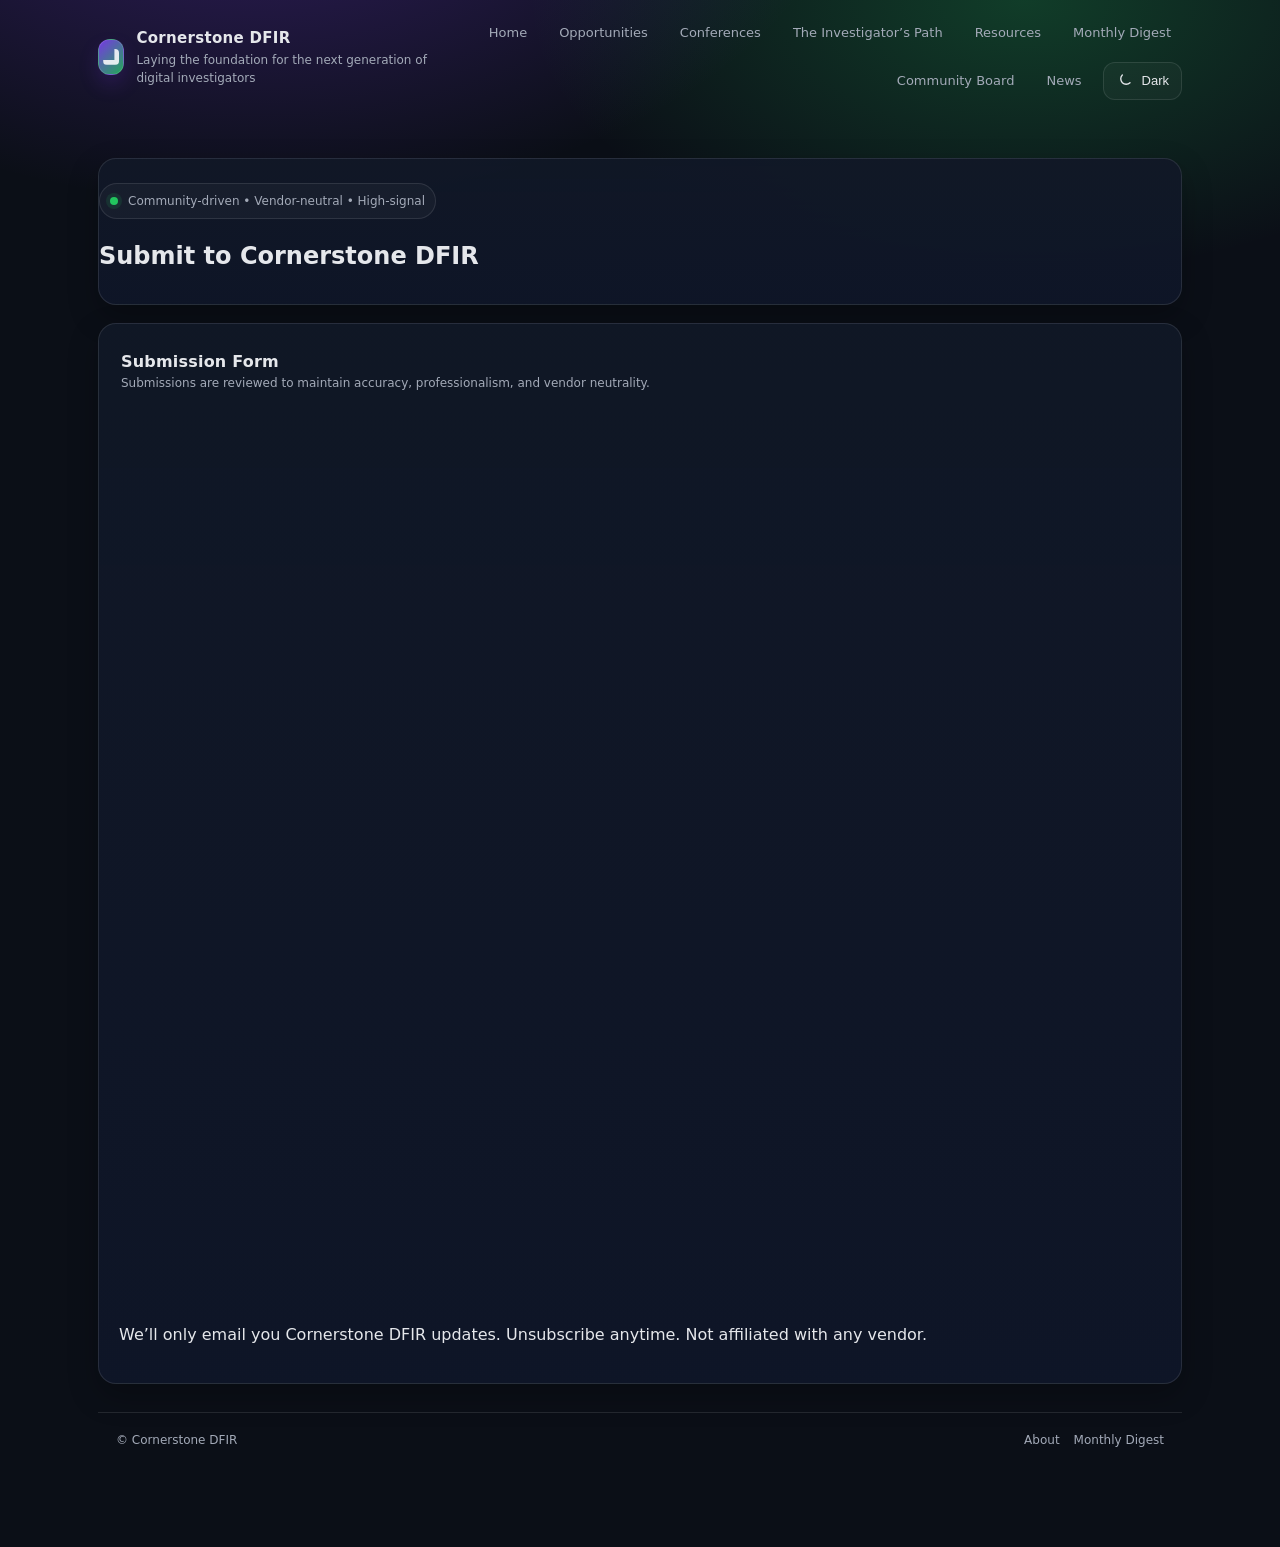
<file: submit_item.html>
<!doctype html>
<html lang="en" data-theme="dark">
<head>
  <meta charset="utf-8" />
  <meta name="viewport" content="width=device-width,initial-scale=1" />
  <title>Monthly Digest — Cornerstone DFIR</title>
  <link rel="stylesheet" href="./assets/css/styles.css" />
</head>
<body>
  <header class="topbar">
    <div class="topbar-inner">
      <a class="brand" href="index.html">
        <div class="mark" aria-hidden="true"></div>
        <div><h1>Cornerstone DFIR</h1><p>Laying the foundation for the next generation of digital investigators</p></div>
      </a>

      <nav aria-label="Primary navigation">
        <a data-nav href="index.html">Home</a>
        <a data-nav href="opportunities.html">Opportunities</a>
        <a data-nav href="conferences.html">Conferences</a>
        <a data-nav href="voices.html">The Investigator’s Path</a>
        <a data-nav href="resources.html">Resources</a>
        <a data-nav href="submit.html#digest">Monthly Digest</a>
        <a data-nav href="board.html">Community Board</a>
        <a data-nav href="news.html">News</a>


        <button class="toggle" id="themeToggle" type="button" aria-label="Toggle theme">
          <span class="icon" id="themeIcon" aria-hidden="true"></span>
          <span id="themeLabel">Theme</span>
        </button>
      </nav>
    </div>
  </header>

  <!-- ✅ ADDED: wrap container (you were missing this) -->
  <main class="wrap">

    <!-- HERO -->
    <section class="card page-hero">
      <div>
        <div class="kicker">
          <span class="dot"></span>
          <span>Community-driven • Vendor-neutral • High-signal</span>
        </div>

        <h2>Submit to Cornerstone DFIR</h2>
      </div>
    </section>

    <!-- GOOGLE FORM EMBED -->
    <section class="card" style="padding:20px; margin-top:18px;">

      <div class="section-head">
        <div>
          <h3>Submission Form</h3>

          <p class="meta">
            Submissions are reviewed to maintain accuracy, professionalism,
            and vendor neutrality.
          </p>
        </div>
      </div>

      <div style="margin-top:14px; border-radius:12px; overflow:hidden;">

        <!-- ✅ Removed extra .item wrapper to avoid double padding -->
        <iframe
          src="https://docs.google.com/forms/d/e/1FAIpQLSd6-DNu21Tc3ffvtH0he0jMEhMmAhYE6waNSrmKsscuJ-bcfQ/viewform?embedded=true"
          width="100%"
          height="900"
          frameborder="0"
          marginheight="0"
          marginwidth="0">
          Loading…
        </iframe>

      </div>

      <p class="fine" style="margin-top:10px;">
        We’ll only email you Cornerstone DFIR updates. Unsubscribe anytime. Not affiliated with any vendor.
      </p>

    </section>

    <footer class="footer">
      <div>© <span id="year"></span> Cornerstone DFIR</div>

      <div style="display:flex; gap:14px; flex-wrap:wrap;">
        <a href="about.html">About</a>
        <a href="submit.html#digest">Monthly Digest</a>
      </div>
    </footer>

  </main>

  <script src="./assets/js/app.js"></script>
</body>
</html>
</file>
<file: assets/css/styles.css>
:root{
  --max: 1120px;
  --radius: 14px;
  --radius2: 18px;
  --shadow: 0 12px 30px rgba(0,0,0,.25);

  /* Dark */
  --bg:#0b0f17;
  --bg-grad-1: rgba(124,58,237,.35);
  --bg-grad-2: rgba(34,197,94,.25);
  --panel: rgba(17,24,39,.92);
  --panel2: rgba(15,23,42,.88);
  --text:#e5e7eb;
  --muted:#a3aab8;
  --line: rgba(255,255,255,.10);

  --accent:#7c3aed;
  --accent2:#22c55e;
  --amber:#f59e0b;

  --btn-bg: rgba(124,58,237,.18);
  --btn-border: rgba(124,58,237,.35);

  --ghost-bg: rgba(255,255,255,.03);
  --ghost-border: rgba(255,255,255,.10);

  --input-bg: rgba(255,255,255,.03);
  --topbar-bg: rgba(11,15,23,.72);
}

html[data-theme="light"]{
  --bg:#f7f8fb;
  --bg-grad-1: rgba(124,58,237,.12);
  --bg-grad-2: rgba(34,197,94,.10);
  --panel: rgba(255,255,255,.92);
  --panel2: rgba(255,255,255,.86);
  --text:#0f172a;
  --muted:#475569;
  --line: rgba(15,23,42,.12);

  --btn-bg: rgba(124,58,237,.10);
  --btn-border: rgba(124,58,237,.25);

  --ghost-bg: rgba(15,23,42,.03);
  --ghost-border: rgba(15,23,42,.12);

  --input-bg: rgba(15,23,42,.03);
  --topbar-bg: rgba(247,248,251,.70);

  --shadow: 0 12px 30px rgba(2,6,23,.10);
}

*{box-sizing:border-box}
body{
  margin:0;
  font-family: ui-sans-serif, system-ui, -apple-system, Segoe UI, Roboto, Helvetica, Arial;
  background:
    radial-gradient(1000px 600px at 20% -10%, var(--bg-grad-1), transparent 60%),
    radial-gradient(900px 500px at 80% 0%, var(--bg-grad-2), transparent 55%),
    var(--bg);
  color:var(--text);
  line-height:1.5;
}
a{color:inherit; text-decoration:none}
.wrap{max-width:var(--max); margin:0 auto; padding:22px 18px 80px}

.topbar {
  position: relative;
}

.topbar-inner{
  max-width:var(--max); margin:0 auto; padding:14px 18px;
  display:flex; align-items:center; justify-content:space-between; gap:14px;
}
.brand{display:flex; align-items:center; gap:12px; min-width:220px}
.mark{
  width:36px; height:36px; border-radius:12px;
  background: linear-gradient(135deg, rgba(124,58,237,.95), rgba(34,197,94,.85));
  box-shadow: 0 10px 20px rgba(124,58,237,.18);
  display:grid; place-items:center;
  border:1px solid rgba(255,255,255,.12);
  position:relative;
}
html[data-theme="light"] .mark{border:1px solid rgba(15,23,42,.12)}
.mark:before{
  content:"";
  width:16px; height:16px;
  border-radius:4px;
  background: rgba(255,255,255,.90);
  clip-path: polygon(0 70%, 70% 70%, 70% 0, 100% 0, 100% 100%, 0 100%);
  opacity:.95;
}
.brand h1{font-size:15px; margin:0; letter-spacing:.3px}
.brand p{margin:2px 0 0; font-size:12px; color:var(--muted)}

nav{display:flex; align-items:center; gap:10px; flex-wrap:wrap; justify-content:flex-end}
nav a{
  font-size:13px; color:var(--muted);
  padding:8px 10px; border-radius:12px;
  border:1px solid transparent;
}
nav a:hover{color:var(--text); border-color: var(--line); background: var(--ghost-bg)}
.nav-active{color:var(--text) !important; border-color: var(--line) !important; background: var(--ghost-bg) !important}

.btn{
  display:inline-flex; align-items:center; gap:10px;
  padding:10px 12px; border-radius:12px;
  background: var(--btn-bg);
  border: 1px solid var(--btn-border);
  color: var(--text);
  cursor:pointer;
}
.btn:hover{filter:brightness(1.05)}
.btn small{color:rgba(163,170,184,.95)}
html[data-theme="light"] .btn small{color:rgba(71,85,105,.95)}

.toggle{
  display:inline-flex; align-items:center; gap:10px;
  padding:10px 12px; border-radius:12px;
  background: var(--ghost-bg);
  border:1px solid var(--ghost-border);
  color: var(--text);
  cursor:pointer;
  font-size:13px;
}
.toggle:hover{filter:brightness(1.03)}
.toggle .icon{width:16px; height:16px; display:inline-block}

.card{
  background: linear-gradient(180deg, var(--panel), var(--panel2));
  border:1px solid var(--line);
  border-radius: var(--radius2);
  box-shadow: var(--shadow);
}

.hero{
  margin-top:18px;
  display:grid; grid-template-columns: 1.25fr .75fr;
  gap:18px;
  align-items:stretch;
}
@media (max-width: 960px){ .hero{grid-template-columns: 1fr;} }
.hero-main{padding:26px}
.kicker{
  display:inline-flex; align-items:center; gap:10px;
  font-size:12px; border:1px solid var(--line);
  background: var(--ghost-bg);
  padding:8px 10px; border-radius:999px;
  color: var(--muted);
}
.dot{
  width:8px; height:8px; border-radius:999px;
  background: var(--accent2);
  box-shadow: 0 0 0 4px rgba(34,197,94,.12);
}
.hero h2{margin:14px 0 10px; font-size:36px; line-height:1.08; letter-spacing:-.5px}
.hero p.lead{margin:0 0 18px; color: var(--muted); font-size:15px; max-width:68ch}
.hero-actions{display:flex; gap:10px; flex-wrap:wrap; margin-top:16px}
.primary{
  background: linear-gradient(135deg, rgba(124,58,237,.95), rgba(124,58,237,.60));
  border: 1px solid rgba(255,255,255,.12);
  color:#fff;
}
html[data-theme="light"] .primary{border:1px solid rgba(124,58,237,.18)}
.ghost{background: var(--ghost-bg); border:1px solid var(--ghost-border); color:var(--text)}
.hero-aside{padding:18px}
.aside-grid{display:grid; gap:12px}
.mini{
  padding:14px; border-radius: var(--radius);
  border:1px solid var(--line);
  background: var(--ghost-bg);
}
.mini h3{margin:0 0 6px; font-size:13px}
.mini p{margin:0; font-size:12px; color:var(--muted)}
.badge-row{display:flex; gap:8px; flex-wrap:wrap; margin-top:10px}
.badge{
  font-size:11px; padding:6px 8px; border-radius:999px;
  border:1px solid var(--line);
  background: var(--ghost-bg);
  color: var(--muted);
}

section{margin-top:22px}
.section-head{display:flex; align-items:flex-end; justify-content:space-between; gap:12px; margin: 6px 2px 12px}
.section-head h3{margin:0; font-size:16px; letter-spacing:.2px}
.section-head p{margin:0; color:var(--muted); font-size:12px}

.grid3{display:grid; grid-template-columns: repeat(3, 1fr); gap:12px}
@media (max-width: 960px){ .grid3{grid-template-columns: 1fr} }

.item{
  padding:16px;
  border-radius: var(--radius2);
  border:1px solid var(--line);
  background: var(--ghost-bg);
}
.item-top{display:flex; align-items:flex-start; justify-content:space-between; gap:10px; margin-bottom:10px}
.tag{
  font-size:11px; padding:6px 8px; border-radius:999px;
  border:1px solid var(--line);
  color: var(--muted);
  background: var(--ghost-bg);
  white-space:nowrap;
}
.tag.green{border-color: rgba(34,197,94,.35); background: rgba(34,197,94,.12); color: var(--text)}
.tag.purple{border-color: rgba(124,58,237,.35); background: rgba(124,58,237,.12); color: var(--text)}
.tag.amber{border-color: rgba(245,158,11,.35); background: rgba(245,158,11,.12); color: var(--text)}
.item h4{margin:0; font-size:14px}
.meta{margin:8px 0 0; font-size:12px; color: var(--muted)}
.meta strong{color: var(--text); font-weight:600}
.item p{margin:10px 0 0; font-size:13px; color: var(--muted)}
.links{display:flex; gap:10px; flex-wrap:wrap; margin-top:12px}
.link{
  font-size:12px;
  padding:8px 10px; border-radius:12px;
  border:1px solid var(--ghost-border);
  background: var(--ghost-bg);
  color: var(--text);
  display:inline-flex; align-items:center; gap:8px;
}
.link:hover{filter:brightness(1.03)}

.split{display:grid; grid-template-columns: 1fr 1fr; gap:12px}
@media (max-width: 960px){ .split{grid-template-columns: 1fr} }

.quote{
  padding:18px;
  border-radius: var(--radius2);
  border:1px solid rgba(124,58,237,.25);
  background: linear-gradient(180deg, rgba(124,58,237,.12), var(--ghost-bg));
}
.quote blockquote{margin:0; font-size:14px; color: var(--text)}
.quote footer{margin-top:10px; color: var(--muted); font-size:12px}

.filters{display:flex; gap:10px; flex-wrap:wrap; margin: 10px 0 12px}
.pill{
  font-size:12px;
  padding:8px 10px;
  border-radius:999px;
  border:1px solid var(--ghost-border);
  background: var(--ghost-bg);
  color: var(--muted);
  cursor:pointer;
  user-select:none;
}
.pill.active{
  border-color: rgba(124,58,237,.35);
  background: rgba(124,58,237,.12);
  color: var(--text);
}

input[type="search"], input[type="email"], select{
  padding:12px 12px;
  border-radius: 12px;
  border:1px solid var(--ghost-border);
  background: var(--input-bg);
  color: var(--text);
  outline:none;
}
input::placeholder{color: rgba(163,170,184,.95)}
html[data-theme="light"] input::placeholder{color: rgba(71,85,105,.9)}

.toolbar{display:flex; gap:10px; flex-wrap:wrap; align-items:center}
.toolbar .grow{flex:1 1 260px}

.footer{
  margin-top:28px;
  padding:18px;
  border-top:1px solid var(--line);
  color: var(--muted);
  font-size:12px;
  display:flex; gap:10px; flex-wrap:wrap;
  justify-content:space-between; align-items:center;
}
.footer a:hover{text-decoration:underline}

@media (prefers-reduced-motion: reduce){
  *{scroll-behavior:auto !important; transition:none !important}
}

.hero-actions { display:flex; gap:12px; flex-wrap:wrap; margin-top:14px; }

/* Resources section layout (headers + card grid) */
.section-stack{
  display:flex;
  flex-direction:column;
  gap:16px;
}

.res-grid{
  display:grid;
  grid-template-columns: repeat(3, minmax(0, 1fr));
  gap:14px;
}

.res-head{
  display:flex;
  align-items:baseline;
  justify-content:space-between;
  gap:12px;
  margin-bottom:10px;
}

.res-head h3{ margin:0; }
.res-sub{ margin:0; opacity:.8; }

@media (max-width: 980px){
  .res-grid{ grid-template-columns: repeat(2, minmax(0, 1fr)); }
}
@media (max-width: 640px){
  .res-grid{ grid-template-columns: 1fr; }
}

/* Resources: section headers + grid like tools page */
.res-section{
  margin-top: 6px;
}

.res-section + .res-section{
  margin-top: 18px;
}

.res-section-head{
  display:flex;
  align-items: baseline;
  justify-content: space-between;
  gap: 12px;
  margin: 6px 0 12px;
}

.res-h3{
  margin: 0;
}

.res-sub{
  margin: 4px 0 0;
  opacity: .85;
}

.res-grid{
  display:grid;
  grid-template-columns: repeat(3, minmax(0, 1fr));
  gap: 14px;
}

/* Responsive */
@media (max-width: 980px){
  .res-grid{ grid-template-columns: repeat(2, minmax(0, 1fr)); }
}
@media (max-width: 640px){
  .res-grid{ grid-template-columns: 1fr; }
}

/* Voices page polish */
.voices-form{
  display:grid;
  grid-template-columns: 1fr 1fr;
  gap: 14px 16px;
  align-items:start;
}

.voices-form .field{ display:flex; flex-direction:column; gap:8px; }
.voices-form .field.full{ grid-column: 1 / -1; }

.voices-form label{
  font-weight: 700;
  font-size: 0.95rem;
  opacity: .95;
}

.voices-form input{
  width: 100%;
  padding: 10px 12px;
  border-radius: 10px;
  border: 1px solid rgba(255,255,255,.12);
  background: rgba(0,0,0,.25);
  color: inherit;
}

.voices-form .actions{
  grid-column: 1 / -1;
  display:flex;
  gap: 10px;
  justify-content:flex-end;
  padding-top: 6px;
}

/* Latest voices styling */
.voices-feed{ display:flex; flex-direction:column; gap: 12px; }

.voice-post{
  border: 1px solid rgba(255,255,255,.10);
  background: rgba(0,0,0,.18);
  border-radius: 14px;
  padding: 14px 14px 12px;
}

.voice-post h3{ margin: 0 0 6px; }
.voice-post .meta{
  display:flex;
  gap:10px;
  opacity:.8;
  font-size: .9rem;
  margin-bottom: 10px;
}

.voice-post .content :first-child{ margin-top: 0; }
.voice-post .content :last-child{ margin-bottom: 0; }

/* Responsive */
@media (max-width: 820px){
  .voices-form{ grid-template-columns: 1fr; }
  .voices-form .actions{ justify-content:stretch; }
  .voices-form .actions .btn{ flex:1; }
}

.prompt-panel{
  margin: 10px 0 16px;
  padding: 14px;
  border-radius: 14px;
  border: 1px solid rgba(255,255,255,.10);
  background: rgba(0,0,0,.15);
}

.prompt-head{
  display:flex;
  align-items:center;
  justify-content:space-between;
  gap:12px;
  margin-bottom: 10px;
}

.prompt-head h4{ margin:0; }

.prompt-grid{
  display:grid;
  grid-template-columns: repeat(3, minmax(0, 1fr));
  gap: 10px;
}

.prompt-card{
  text-align:left;
  padding: 12px;
  border-radius: 12px;
  border: 1px solid rgba(255,255,255,.10);
  background: rgba(0,0,0,.18);
  cursor:pointer;
}

.prompt-card:hover{
  border-color: rgba(255,255,255,.18);
  background: rgba(0,0,0,.24);
}

.prompt-card .tag{
  display:inline-block;
  font-size: .8rem;
  opacity: .8;
  margin-bottom: 6px;
}

.prompt-card .title{
  font-weight: 800;
  margin: 0 0 6px;
}

.prompt-card .desc{
  margin: 0;
  opacity: .9;
  font-size: .95rem;
}

@media (max-width: 900px){
  .prompt-grid{ grid-template-columns: 1fr; }
}

/* News Feed */
.page-hero { padding: 24px 0 10px; }
.muted { opacity: .8; }

.news-controls{
  display:flex;
  gap:12px;
  align-items:center;
  justify-content:space-between;
  flex-wrap:wrap;
  margin-top:14px;
}

.news-search input{
  min-width: 280px;
  width: min(520px, 100%);
  padding: 10px 12px;
  border-radius: 12px;
}

.news-actions{
  display:flex;
  gap:10px;
  align-items:center;
}

.select{
  padding: 10px 12px;
  border-radius: 12px;
}

.news-grid{
  display:grid;
  grid-template-columns: repeat(2, minmax(0, 1fr));
  gap: 14px;
  padding: 14px 0 22px;
}

@media (max-width: 900px){
  .news-grid{ grid-template-columns: 1fr; }
}

.news-card-head{
  display:flex;
  align-items:center;
  justify-content:space-between;
  gap:10px;
  margin-bottom: 10px;
}

.news-source{
  display:flex;
  align-items:center;
  gap:8px;
}

.news-source-link{ font-weight: 700; text-decoration: none; }
.news-date{ opacity: .75; font-size: .9rem; }
.news-title{ margin: 8px 0; }
.news-title a{ text-decoration: none; }
.news-desc{ margin: 0; opacity: .9; line-height: 1.35; }

.btn.small{
  padding: 8px 10px;
  border-radius: 10px;
  font-size: .9rem;
}
/* ==============================
   Uniform News Feed Cards
   ============================== */

.news-grid {
  display: grid;
  grid-template-columns: repeat(2, minmax(0, 1fr));
  gap: 16px;
}

@media (max-width: 900px) {
  .news-grid {
    grid-template-columns: 1fr;
  }
}

/* Force identical card height */
.news-card {
  height: 340px;                 /* Adjust if you want taller/shorter */
  display: flex;
  flex-direction: column;
  padding: 18px;
}

/* Keep header tight */
.news-card-head {
  display: flex;
  justify-content: space-between;
  align-items: center;
  font-size: 0.9rem;
}

/* Clamp title to 2 lines */
.news-title {
  margin: 10px 0 8px 0;
  display: -webkit-box;
  -webkit-line-clamp: 2;
  -webkit-box-orient: vertical;
  overflow: hidden;
}

/* Clamp description to 4 lines */
.news-desc {
  flex-grow: 1;                  /* Pushes footer down */
  display: -webkit-box;
  -webkit-line-clamp: 4;         /* Controls how much preview text */
  -webkit-box-orient: vertical;
  overflow: hidden;
  opacity: 0.9;
  line-height: 1.35;
}

/* Keep footer pinned to bottom */
.news-footer {
  margin-top: 14px;
}

/* ===== Force uniform News Feed cards (override-safe) ===== */

/* Make sure the grid behaves consistently */
#newsGrid.news-grid {
  display: grid;
  grid-template-columns: repeat(2, minmax(0, 1fr));
  gap: 16px;
}

@media (max-width: 900px) {
  #newsGrid.news-grid { grid-template-columns: 1fr; }
}

/* Force every rendered article card to the same height */
#newsGrid.news-grid > article.news-card.card {
  height: 320px !important;          /* change to 340/360 if you want taller */
  display: flex !important;
  flex-direction: column !important;
  overflow: hidden !important;       /* critical: prevents long text from expanding card */
}

/* Title: clamp to 2 lines */
#newsGrid.news-grid > article.news-card.card .news-title {
  display: -webkit-box !important;
  -webkit-box-orient: vertical !important;
  -webkit-line-clamp: 2 !important;
  overflow: hidden !important;
}

/* Description: clamp to 4 lines */
#newsGrid.news-grid > article.news-card.card .news-desc {
  flex: 1 1 auto !important;
  margin: 0 !important;

  display: -webkit-box !important;
  -webkit-box-orient: vertical !important;
  -webkit-line-clamp: 4 !important;

  overflow: hidden !important;
  text-overflow: ellipsis !important;

  /* Helps prevent weird long-word overflow */
  word-break: break-word !important;
  overflow-wrap: anywhere !important;
}

/* Keep footer pinned */
#newsGrid.news-grid > article.news-card.card .news-footer {
  margin-top: 12px !important;
  flex: 0 0 auto !important;
}
</file>
